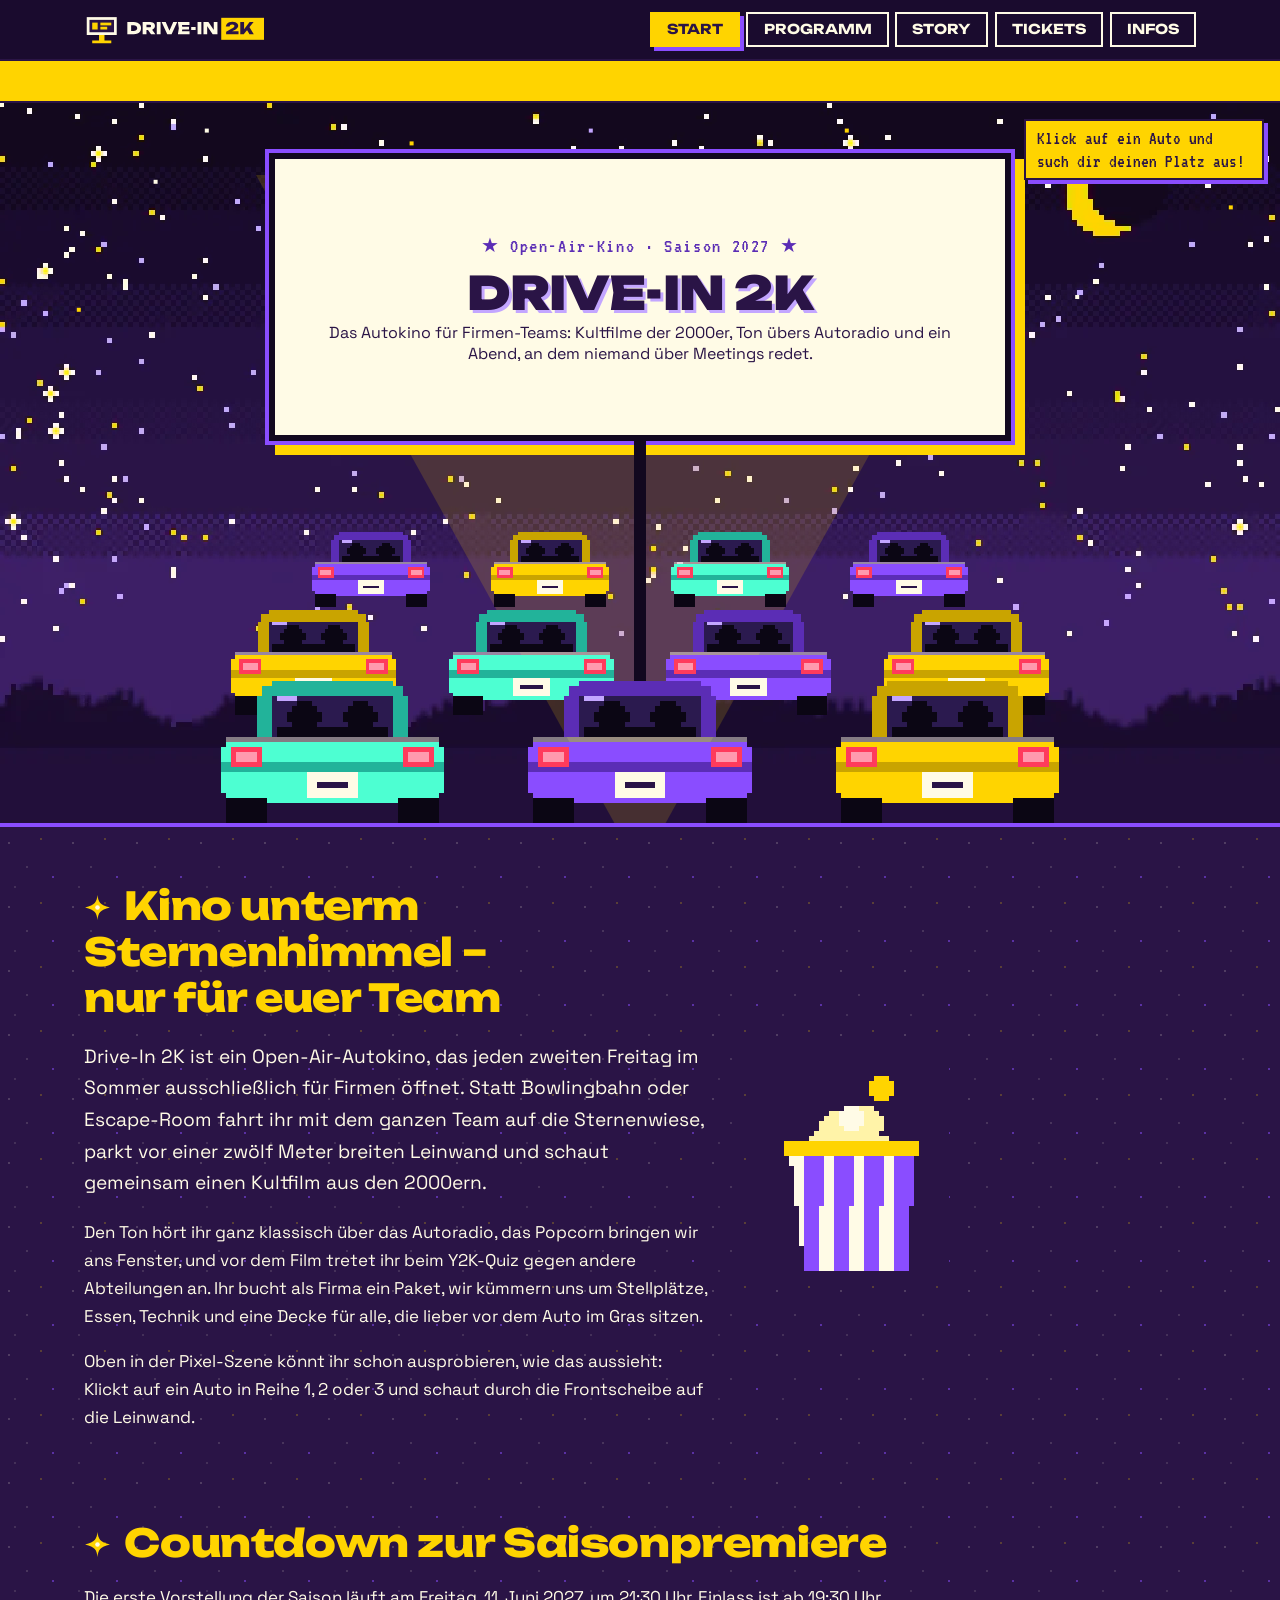
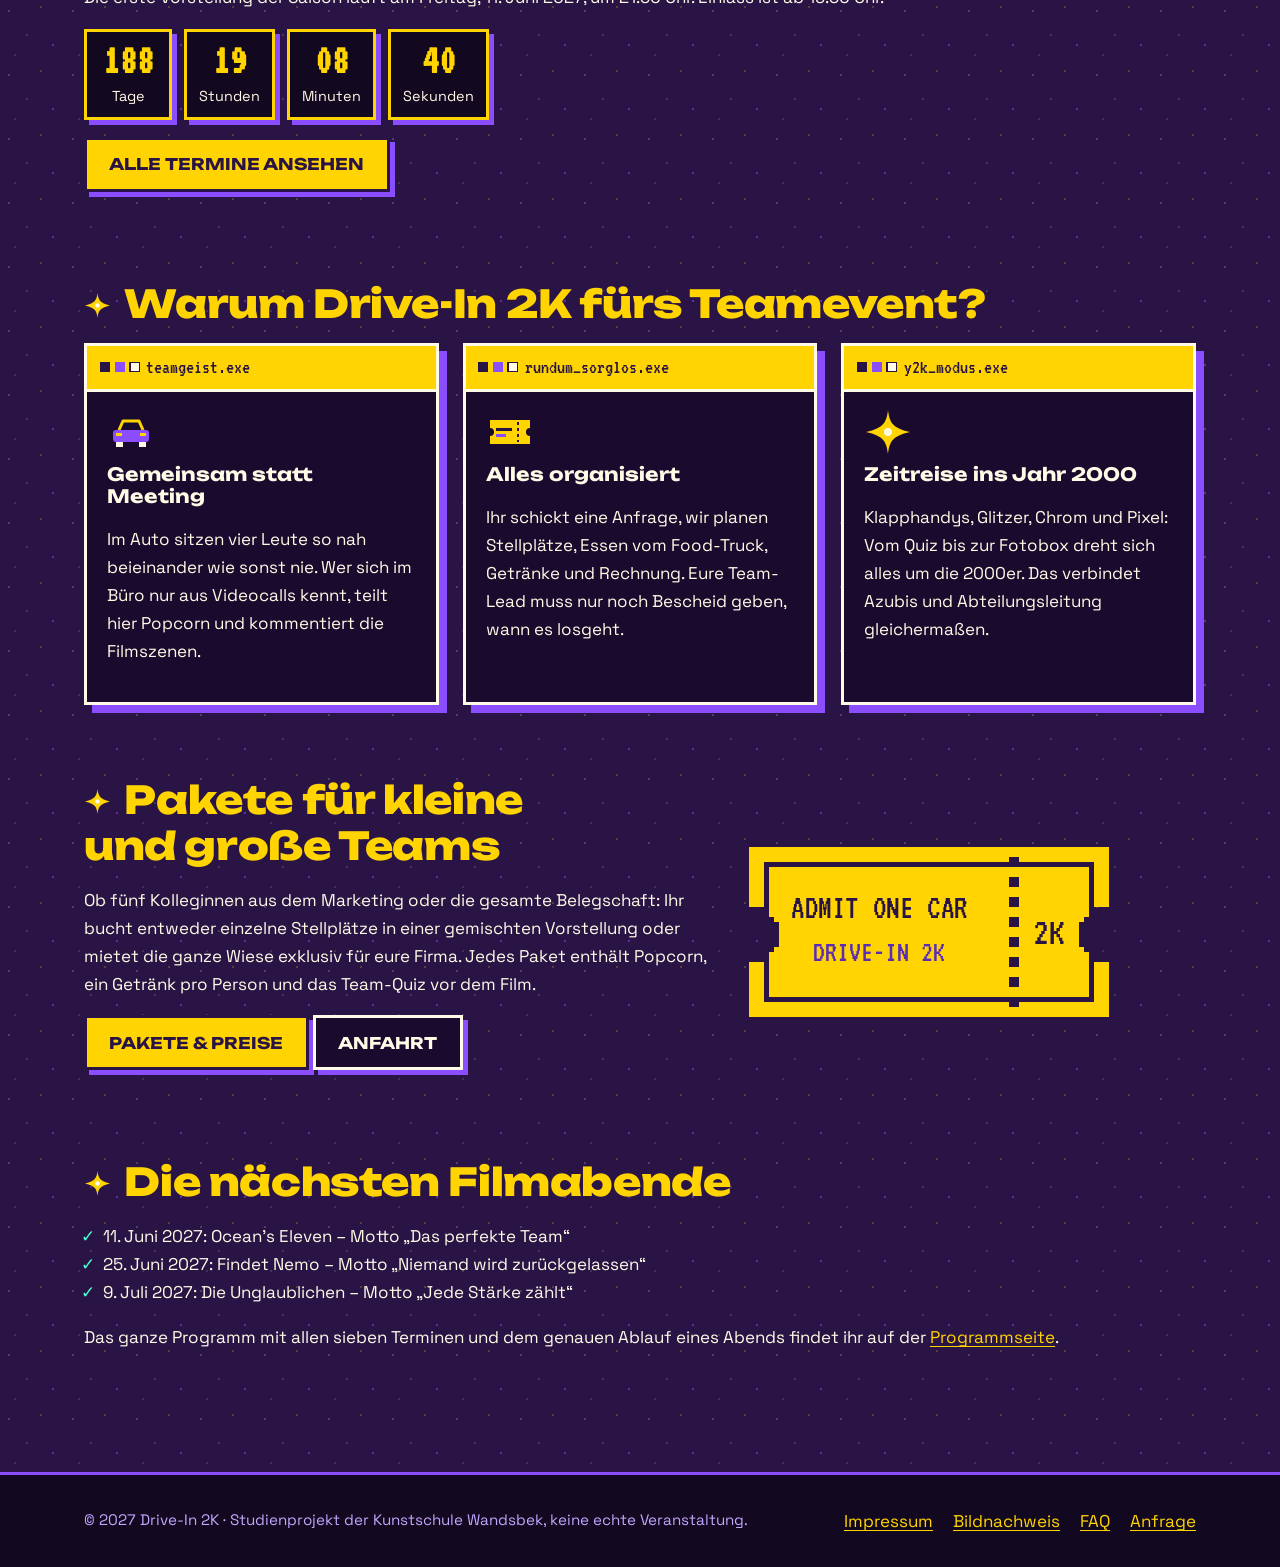
<file: index.html>
<!DOCTYPE html>
<html lang="de" class="no-js">
<head>
  <meta charset="utf-8">
  <meta name="viewport" content="width=device-width, initial-scale=1">
  <title>Drive-In 2K – Open-Air-Kino für Teams in Hamburg</title>
  <meta name="description" content="Autokino unterm Sternenhimmel für Firmen-Teams: Kultfilme der 2000er, Ton übers Autoradio, Team-Quiz und Popcorn. Saison 2027 in Hamburg-Wandsbek.">
  <meta name="theme-color" content="#2A1446">
  <link rel="icon" href="favicon.svg" type="image/svg+xml">
  <link rel="apple-touch-icon" href="apple-touch-icon.png">
  <link rel="stylesheet" href="css/style.css">
  <meta property="og:type" content="website">
  <meta property="og:title" content="Drive-In 2K – Open-Air-Kino für Teams">
  <meta property="og:description" content="Autokino unterm Sternenhimmel für Firmen: Kultfilme der 2000er, Team-Quiz und Popcorn. Saison 2027 in Hamburg-Wandsbek.">
  <meta property="og:image" content="og-drive-in.jpg">
  <meta property="og:image:width" content="1200">
  <meta property="og:image:height" content="630">
  <meta property="og:locale" content="de_DE">
  <script type="application/ld+json">
  {
    "@context": "https://schema.org",
    "@type": "Event",
    "name": "Drive-In 2K – Open-Air-Kino für Teams (Saisonpremiere)",
    "description": "Autokino-Abend für Firmen-Teams mit Kultfilmen der 2000er, Team-Quiz und Popcorn.",
    "startDate": "2027-06-11T21:30:00+02:00",
    "endDate": "2027-06-11T23:45:00+02:00",
    "eventStatus": "https://schema.org/EventScheduled",
    "eventAttendanceMode": "https://schema.org/OfflineEventAttendanceMode",
    "image": "og-drive-in.jpg",
    "location": {
      "@type": "Place",
      "name": "Sternenwiese Wandsbek (fiktiver Ort)",
      "address": {
        "@type": "PostalAddress",
        "streetAddress": "Sternenwiese 2000",
        "postalCode": "22041",
        "addressLocality": "Hamburg",
        "addressCountry": "DE"
      }
    },
    "organizer": { "@type": "Organization", "name": "Drive-In 2K (Studienprojekt)" }
  }
  </script>
</head>
<body>
  <a class="skip" href="#inhalt">Zum Inhalt springen</a>
  <header class="kopf">
    <div class="kopf-innen">
      <a class="logo" href="index.html"><img src="logo.svg" alt="Drive-In 2K – zur Startseite" width="264" height="48"></a>
      <nav class="hauptnav" aria-label="Hauptnavigation">
        <ul>
        <li><a href="index.html" aria-current="page">Start</a></li>
        <li><a href="programm.html">Programm</a></li>
        <li><a href="story.html">Story</a></li>
        <li><a href="tickets.html">Tickets</a></li>
        <li><a href="infos.html">Infos</a></li>
        </ul>
      </nav>
    </div>
    <div class="ticker" aria-hidden="true"><p>+++ SAISON 2027: 7 FILMABENDE UNTERM STERNENHIMMEL +++ EXKLUSIV FÜR TEAMS & FIRMEN +++ TON ÜBERS AUTORADIO AUF 87,6 MHZ +++ POPCORN INKLUSIVE +++ BACK TO 2000 +++</p></div>
    <div class="szene">
      <img class="szene-himmel" src="sternenhimmel.webp" alt="" width="960" height="540">
      <span class="sternschnuppe"></span>
      <div class="strahl"></div>
      <div class="leinwand">
        <p class="vorspann">★ Open-Air-Kino · Saison 2027 ★</p>
        <h1>Drive-In 2K</h1>
        <p class="untertitel">Das Autokino für Firmen-Teams: Kultfilme der 2000er, Ton übers Autoradio und ein Abend, an dem niemand über Meetings redet.</p>
      </div>
      <ul class="reihe reihe-1" aria-label="Reihe 1">
        <li><a class="auto" href="tickets.html?platz=Reihe+1%2C+Platz+1#anfrage" data-reihe="1" data-platz="1" data-anzahl="4" data-label="R1 · P1"><img src="auto-lila.png" alt="Reihe 1, Platz 1: lilaes Auto – Sicht von diesem Platz ansehen" width="240" height="150"></a></li>
        <li><a class="auto" href="tickets.html?platz=Reihe+1%2C+Platz+2#anfrage" data-reihe="1" data-platz="2" data-anzahl="4" data-label="R1 · P2"><img src="auto-gelb.png" alt="Reihe 1, Platz 2: gelbes Auto – Sicht von diesem Platz ansehen" width="240" height="150"></a></li>
        <li><a class="auto" href="tickets.html?platz=Reihe+1%2C+Platz+3#anfrage" data-reihe="1" data-platz="3" data-anzahl="4" data-label="R1 · P3"><img src="auto-mint.png" alt="Reihe 1, Platz 3: mintgrünes Auto – Sicht von diesem Platz ansehen" width="240" height="150"></a></li>
        <li><a class="auto" href="tickets.html?platz=Reihe+1%2C+Platz+4#anfrage" data-reihe="1" data-platz="4" data-anzahl="4" data-label="R1 · P4"><img src="auto-lila.png" alt="Reihe 1, Platz 4: lilaes Auto – Sicht von diesem Platz ansehen" width="240" height="150"></a></li>
      </ul>
      <ul class="reihe reihe-2" aria-label="Reihe 2">
        <li><a class="auto" href="tickets.html?platz=Reihe+2%2C+Platz+1#anfrage" data-reihe="2" data-platz="1" data-anzahl="4" data-label="R2 · P1"><img src="auto-gelb.png" alt="Reihe 2, Platz 1: gelbes Auto – Sicht von diesem Platz ansehen" width="240" height="150"></a></li>
        <li><a class="auto" href="tickets.html?platz=Reihe+2%2C+Platz+2#anfrage" data-reihe="2" data-platz="2" data-anzahl="4" data-label="R2 · P2"><img src="auto-mint.png" alt="Reihe 2, Platz 2: mintgrünes Auto – Sicht von diesem Platz ansehen" width="240" height="150"></a></li>
        <li><a class="auto" href="tickets.html?platz=Reihe+2%2C+Platz+3#anfrage" data-reihe="2" data-platz="3" data-anzahl="4" data-label="R2 · P3"><img src="auto-lila.png" alt="Reihe 2, Platz 3: lilaes Auto – Sicht von diesem Platz ansehen" width="240" height="150"></a></li>
        <li><a class="auto" href="tickets.html?platz=Reihe+2%2C+Platz+4#anfrage" data-reihe="2" data-platz="4" data-anzahl="4" data-label="R2 · P4"><img src="auto-gelb.png" alt="Reihe 2, Platz 4: gelbes Auto – Sicht von diesem Platz ansehen" width="240" height="150"></a></li>
      </ul>
      <ul class="reihe reihe-3" aria-label="Reihe 3">
        <li><a class="auto" href="tickets.html?platz=Reihe+3%2C+Platz+1#anfrage" data-reihe="3" data-platz="1" data-anzahl="3" data-label="R3 · P1"><img src="auto-mint.png" alt="Reihe 3, Platz 1: mintgrünes Auto – Sicht von diesem Platz ansehen" width="240" height="150"></a></li>
        <li><a class="auto" href="tickets.html?platz=Reihe+3%2C+Platz+2#anfrage" data-reihe="3" data-platz="2" data-anzahl="3" data-label="R3 · P2"><img src="auto-lila.png" alt="Reihe 3, Platz 2: lilaes Auto – Sicht von diesem Platz ansehen" width="240" height="150"></a></li>
        <li><a class="auto" href="tickets.html?platz=Reihe+3%2C+Platz+3#anfrage" data-reihe="3" data-platz="3" data-anzahl="3" data-label="R3 · P3"><img src="auto-gelb.png" alt="Reihe 3, Platz 3: gelbes Auto – Sicht von diesem Platz ansehen" width="240" height="150"></a></li>
      </ul>
      <p class="szene-hinweis">Klick auf ein Auto und such dir deinen Platz aus!</p>
    </div>
  </header>
  <main id="inhalt">
    <section class="bereich zweispaltig" aria-labelledby="h-idee">
      <div>
        <h2 id="h-idee">Kino unterm Sternenhimmel – nur für euer Team</h2>
        <p class="lead">Drive-In 2K ist ein Open-Air-Autokino, das jeden zweiten Freitag im Sommer ausschließlich für Firmen öffnet. Statt Bowlingbahn oder Escape-Room fahrt ihr mit dem ganzen Team auf die Sternenwiese, parkt vor einer zwölf Meter breiten Leinwand und schaut gemeinsam einen Kultfilm aus den 2000ern.</p>
        <p>Den Ton hört ihr ganz klassisch über das Autoradio, das Popcorn bringen wir ans Fenster, und vor dem Film tretet ihr beim Y2K-Quiz gegen andere Abteilungen an. Ihr bucht als Firma ein Paket, wir kümmern uns um Stellplätze, Essen, Technik und eine Decke für alle, die lieber vor dem Auto im Gras sitzen.</p>
        <p>Oben in der Pixel-Szene könnt ihr schon ausprobieren, wie das aussieht: Klickt auf ein Auto in Reihe 1, 2 oder 3 und schaut durch die Frontscheibe auf die Leinwand.</p>
      </div>
      <img class="schwebend" src="popcorn.gif" alt="Animierter Pixel-Popcorneimer, aus dem Popcorn herausspringt" width="200" height="220" loading="lazy">
    </section>

    <section class="bereich" aria-labelledby="h-countdown">
      <h2 id="h-countdown">Countdown zur Saisonpremiere</h2>
      <p>Die erste Vorstellung der Saison läuft am <time datetime="2027-06-11T21:30">Freitag, 11. Juni 2027, um 21:30 Uhr</time>. Einlass ist ab <time datetime="2027-06-11T19:30">19:30 Uhr</time>.</p>
      <ul class="countdown" data-countdown="2027-06-11T21:30:00+02:00" aria-label="Zeit bis zur Saisonpremiere">
        <li><strong data-teil="tage">–</strong><span>Tage</span></li>
        <li><strong data-teil="stunden">–</strong><span>Stunden</span></li>
        <li><strong data-teil="minuten">–</strong><span>Minuten</span></li>
        <li><strong data-teil="sekunden">–</strong><span>Sekunden</span></li>
      </ul>
      <p><a class="button" href="programm.html">Alle Termine ansehen</a></p>
    </section>

    <section class="bereich" aria-labelledby="h-warum">
      <h2 id="h-warum">Warum Drive-In 2K fürs Teamevent?</h2>
      <div class="raster">
        <article class="fenster">
          <div class="fenster-titel">teamgeist.exe</div>
          <div class="fenster-inhalt">
            <img class="deko-icon" src="icon-auto.svg" alt="" width="48" height="48" loading="lazy">
            <h3>Gemeinsam statt Meeting</h3>
            <p>Im Auto sitzen vier Leute so nah beieinander wie sonst nie. Wer sich im Büro nur aus Videocalls kennt, teilt hier Popcorn und kommentiert die Filmszenen.</p>
          </div>
        </article>
        <article class="fenster">
          <div class="fenster-titel">rundum_sorglos.exe</div>
          <div class="fenster-inhalt">
            <img class="deko-icon" src="icon-ticket.svg" alt="" width="48" height="48" loading="lazy">
            <h3>Alles organisiert</h3>
            <p>Ihr schickt eine Anfrage, wir planen Stellplätze, Essen vom Food-Truck, Getränke und Rechnung. Eure Team-Lead muss nur noch Bescheid geben, wann es losgeht.</p>
          </div>
        </article>
        <article class="fenster">
          <div class="fenster-titel">y2k_modus.exe</div>
          <div class="fenster-inhalt">
            <img class="deko-icon" src="icon-stern.svg" alt="" width="48" height="48" loading="lazy">
            <h3>Zeitreise ins Jahr 2000</h3>
            <p>Klapphandys, Glitzer, Chrom und Pixel: Vom Quiz bis zur Fotobox dreht sich alles um die 2000er. Das verbindet Azubis und Abteilungsleitung gleichermaßen.</p>
          </div>
        </article>
      </div>
    </section>

    <section class="bereich zweispaltig" aria-labelledby="h-pakete">
      <div>
        <h2 id="h-pakete">Pakete für kleine und große Teams</h2>
        <p>Ob fünf Kolleginnen aus dem Marketing oder die gesamte Belegschaft: Ihr bucht entweder einzelne Stellplätze in einer gemischten Vorstellung oder mietet die ganze Wiese exklusiv für eure Firma. Jedes Paket enthält Popcorn, ein Getränk pro Person und das Team-Quiz vor dem Film.</p>
        <p><a class="button" href="tickets.html">Pakete &amp; Preise</a> <a class="button button-zweit" href="infos.html#anfahrt">Anfahrt</a></p>
      </div>
      <img src="ticket.png" alt="Gelbes Pixel-Kinoticket mit der Aufschrift Admit one car" width="360" height="170" loading="lazy">
    </section>

    <section class="bereich" aria-labelledby="h-naechste">
      <h2 id="h-naechste">Die nächsten Filmabende</h2>
      <ul class="haken">
        <li><time datetime="2027-06-11">11. Juni 2027</time>: Ocean’s Eleven – Motto „Das perfekte Team“</li>
        <li><time datetime="2027-06-25">25. Juni 2027</time>: Findet Nemo – Motto „Niemand wird zurückgelassen“</li>
        <li><time datetime="2027-07-09">9. Juli 2027</time>: Die Unglaublichen – Motto „Jede Stärke zählt“</li>
      </ul>
      <p>Das ganze Programm mit allen sieben Terminen und dem genauen Ablauf eines Abends findet ihr auf der <a href="programm.html">Programmseite</a>.</p>
    </section>
  </main>
  <dialog class="sicht-dialog" id="sicht-dialog" aria-labelledby="sicht-titel">
    <div class="fensterleiste">
      <h2 id="sicht-titel">Dein Platz</h2>
      <button class="button button-zweit" type="button" data-schliessen>Schließen</button>
    </div>
    <div class="sicht" data-reihe="2">
      <img class="sicht-himmel" src="sternenhimmel.webp" alt="" width="960" height="540" loading="lazy">
      <div class="sicht-leinwand">
        <div>
          <p>DRIVE-IN 2K</p>
          <p class="film-ab">▶ FILM AB!</p>
        </div>
      </div>
      <div class="sicht-vorne">
        <img src="auto-gelb.png" alt="" width="240" height="150" loading="lazy">
        <img src="auto-mint.png" alt="" width="240" height="150" loading="lazy">
      </div>
      <img class="sicht-cockpit" src="cockpit.png" alt="Blick durch die Frontscheibe: Lenkrad, Radio auf 87,6 MHz, Duftbaum am Rückspiegel und Popcorn auf dem Armaturenbrett" width="1280" height="720" loading="lazy">
    </div>
    <div class="sicht-text">
      <p data-sicht-text>So sieht die Leinwand von diesem Platz aus.</p>
      <div class="sicht-aktionen">
        <a class="button" href="tickets.html#anfrage" data-sicht-buchen>Diesen Platz anfragen</a>
        <button class="button button-zweit" type="button" data-schliessen>Anderes Auto wählen</button>
      </div>
    </div>
  </dialog>
  <footer class="fuss">
    <div class="fuss-innen">
      <p>© 2027 Drive-In 2K · Studienprojekt der Kunstschule Wandsbek, keine echte Veranstaltung.</p>
      <ul>
        <li><a href="infos.html#impressum">Impressum</a></li>
        <li><a href="infos.html#bildnachweis">Bildnachweis</a></li>
        <li><a href="infos.html#faq">FAQ</a></li>
        <li><a href="tickets.html#anfrage">Anfrage</a></li>
      </ul>
    </div>
  </footer>
  <script src="main.js" defer></script>
</body>
</html>
</file>
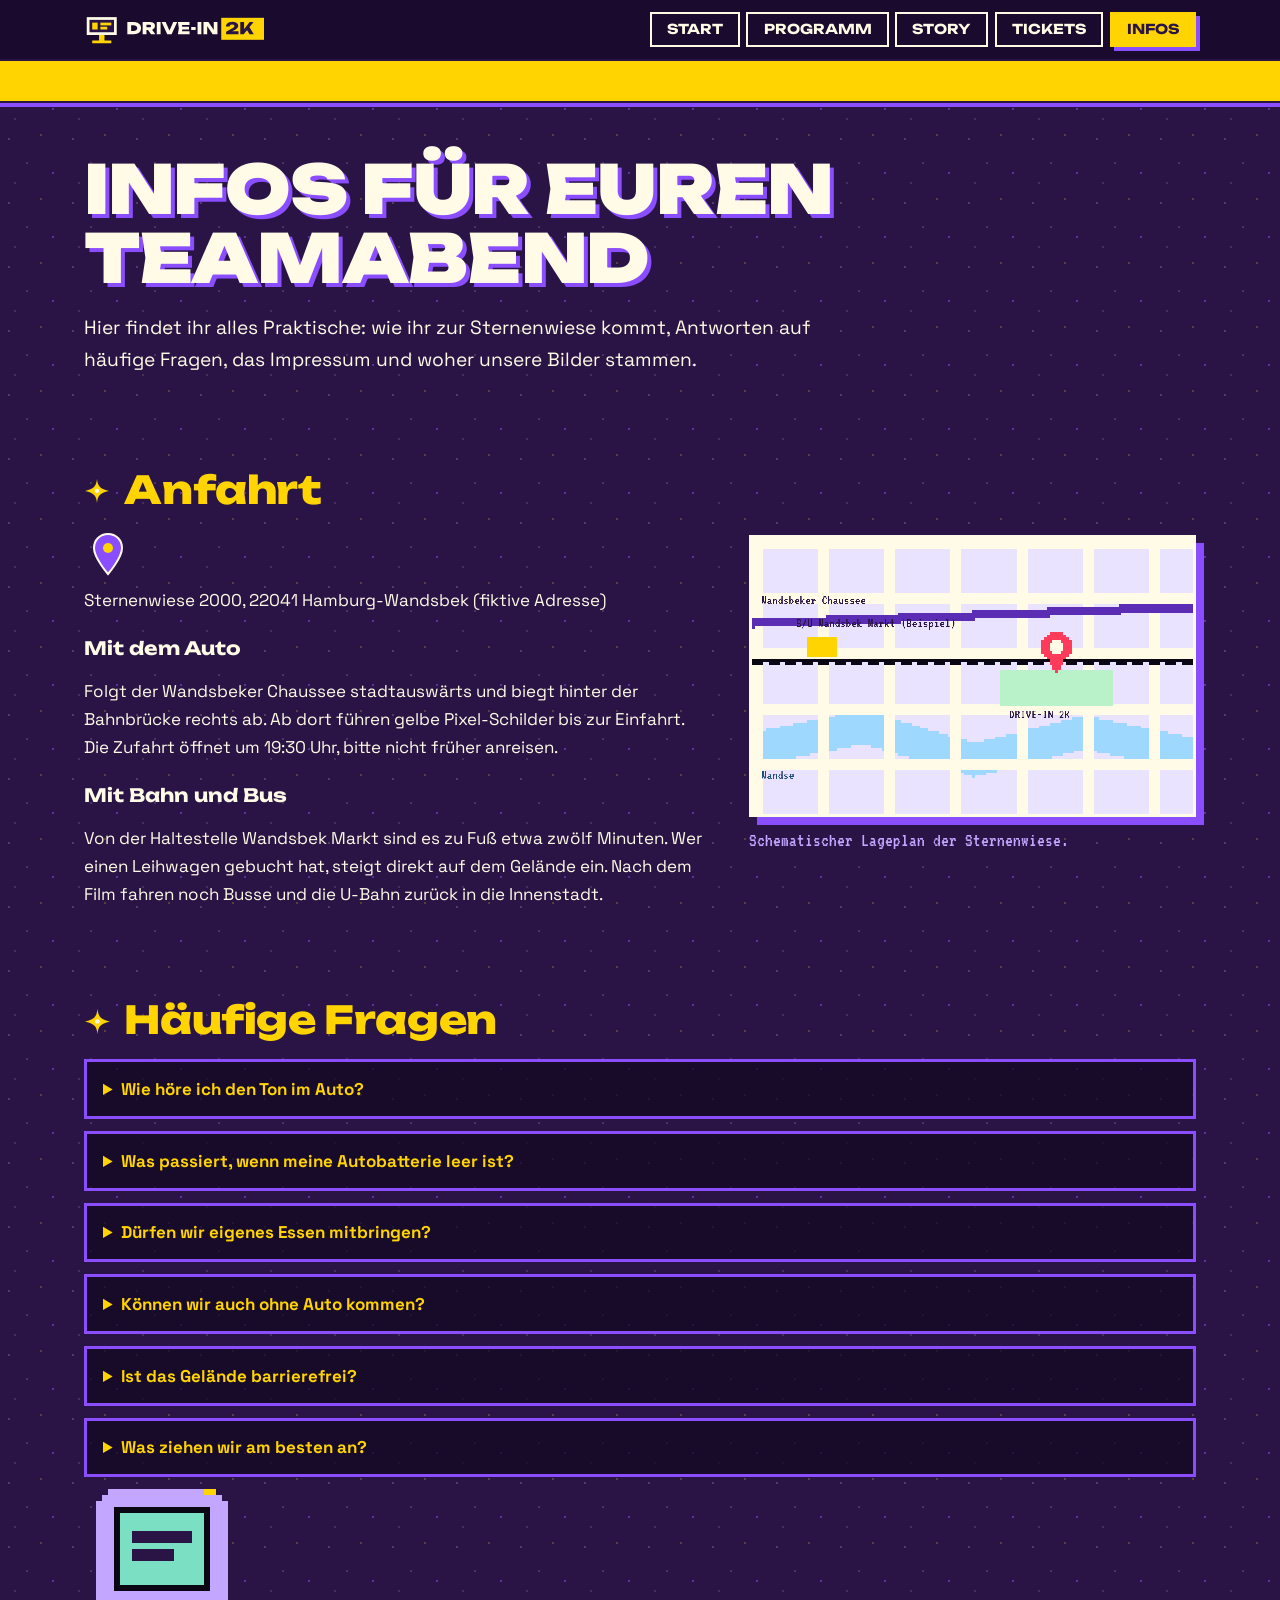
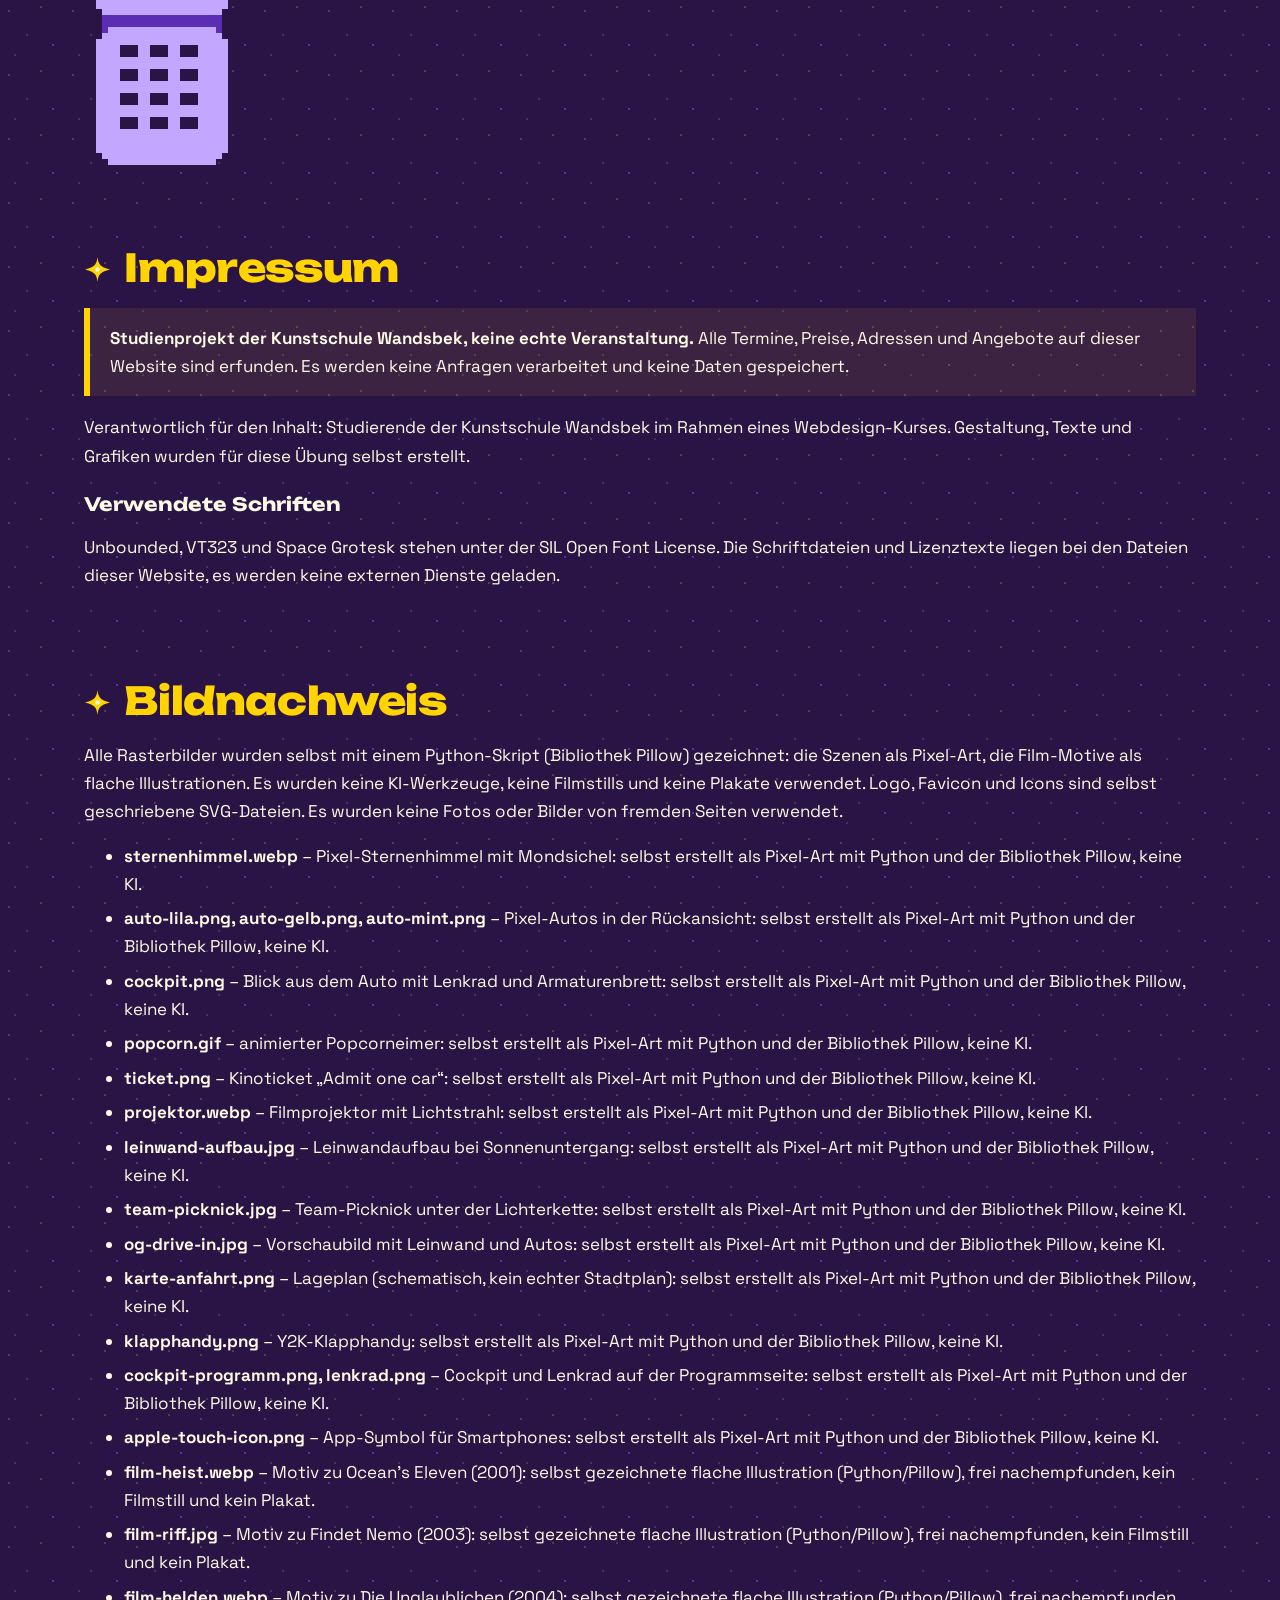
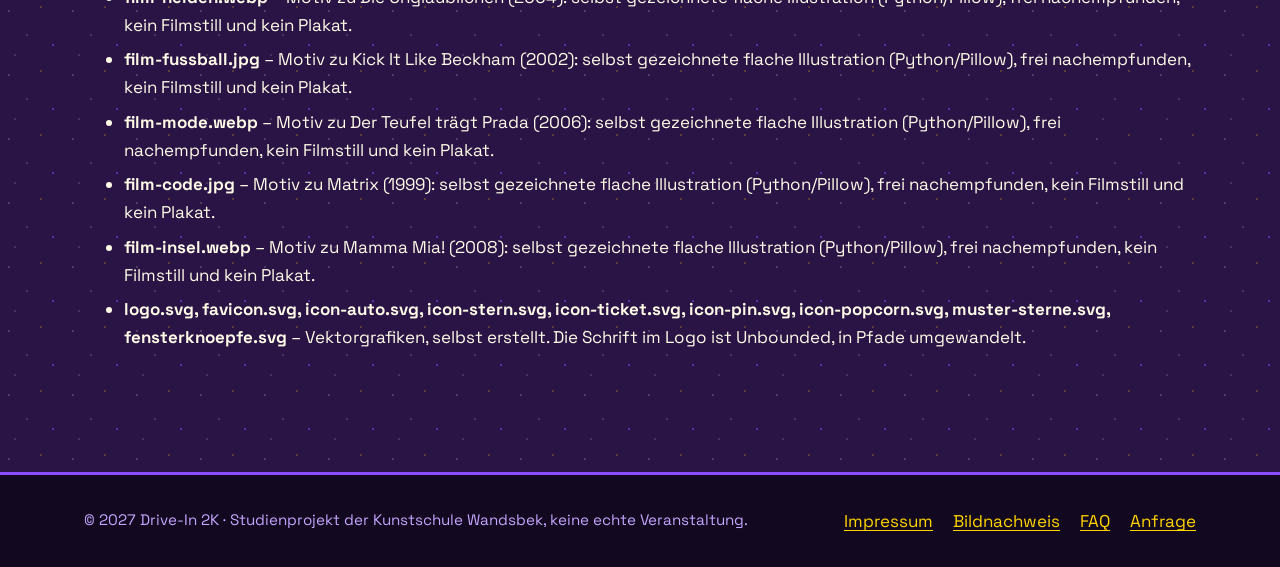
<file: infos.html>
<!DOCTYPE html>
<html lang="de" class="no-js">
<head>
  <meta charset="utf-8">
  <meta name="viewport" content="width=device-width, initial-scale=1">
  <title>Infos, Anfahrt & FAQ – Drive-In 2K Autokino</title>
  <meta name="description" content="Alles für euren Teamabend im Drive-In 2K: Anfahrt mit Auto und Bahn, häufige Fragen, Impressum und Bildnachweis des Studienprojekts.">
  <meta name="theme-color" content="#2A1446">
  <link rel="icon" href="favicon.svg" type="image/svg+xml">
  <link rel="apple-touch-icon" href="apple-touch-icon.png">
  <link rel="stylesheet" href="css/style.css">
</head>
<body>
  <a class="skip" href="#inhalt">Zum Inhalt springen</a>
  <header class="kopf">
    <div class="kopf-innen">
      <a class="logo" href="index.html"><img src="logo.svg" alt="Drive-In 2K – zur Startseite" width="264" height="48"></a>
      <nav class="hauptnav" aria-label="Hauptnavigation">
        <ul>
        <li><a href="index.html">Start</a></li>
        <li><a href="programm.html">Programm</a></li>
        <li><a href="story.html">Story</a></li>
        <li><a href="tickets.html">Tickets</a></li>
        <li><a href="infos.html" aria-current="page">Infos</a></li>
        </ul>
      </nav>
    </div>
    <div class="ticker" aria-hidden="true"><p>+++ SAISON 2027: 7 FILMABENDE UNTERM STERNENHIMMEL +++ EXKLUSIV FÜR TEAMS & FIRMEN +++ TON ÜBERS AUTORADIO AUF 87,6 MHZ +++ POPCORN INKLUSIVE +++ BACK TO 2000 +++</p></div>
  </header>
  <main id="inhalt">
    <div class="seitenkopf">
      <h1>Infos für euren Teamabend</h1>
      <p class="lead">Hier findet ihr alles Praktische: wie ihr zur Sternenwiese kommt, Antworten auf häufige Fragen, das Impressum und woher unsere Bilder stammen.</p>
    </div>

    <section class="bereich zweispaltig" id="anfahrt" aria-labelledby="h-anfahrt">
      <div>
        <h2 id="h-anfahrt">Anfahrt</h2>
        <p><img class="deko-icon" src="icon-pin.svg" alt="" width="48" height="48"><br>Sternenwiese 2000, 22041 Hamburg-Wandsbek (fiktive Adresse)</p>
        <h3>Mit dem Auto</h3>
        <p>Folgt der Wandsbeker Chaussee stadtauswärts und biegt hinter der Bahnbrücke rechts ab. Ab dort führen gelbe Pixel-Schilder bis zur Einfahrt. Die Zufahrt öffnet um 19:30 Uhr, bitte nicht früher anreisen.</p>
        <h3>Mit Bahn und Bus</h3>
        <p>Von der Haltestelle Wandsbek Markt sind es zu Fuß etwa zwölf Minuten. Wer einen Leihwagen gebucht hat, steigt direkt auf dem Gelände ein. Nach dem Film fahren noch Busse und die U-Bahn zurück in die Innenstadt.</p>
      </div>
      <figure>
        <img src="karte-anfahrt.png" alt="Schematischer Lageplan: Wandsbeker Chaussee oben, darunter die Bahnlinie, rechts davon die markierte Sternenwiese, unten der Fluss Wandse" width="960" height="600" loading="lazy">
        <figcaption>Schematischer Lageplan der Sternenwiese.</figcaption>
      </figure>
    </section>

    <section class="bereich" id="faq" aria-labelledby="h-faq">
      <h2 id="h-faq">Häufige Fragen</h2>
      <details>
        <summary>Wie höre ich den Ton im Auto?</summary>
        <p>Stellt euer Autoradio auf UKW 87,6 MHz. Wer kein Radio hat, bekommt am Einlass ein kleines Leihradio. Bitte lasst den Motor dabei aus – die meisten Autos können das Radio auch mit Zündung auf Stufe eins betreiben.</p>
      </details>
      <details>
        <summary>Was passiert, wenn meine Autobatterie leer ist?</summary>
        <p>Kein Problem: Unser Team hat Starthilfekabel und eine mobile Powerbank für Autos dabei. Meldet euch einfach mit Warnblinker oder per Telefon an der Info-Hütte.</p>
      </details>
      <details>
        <summary>Dürfen wir eigenes Essen mitbringen?</summary>
        <p>Snacks für das eigene Auto sind erlaubt. Für größere Picknicks und Getränke bitten wir euch, die Food-Trucks zu nutzen – sie gehören zum Konzept und sind im Paket teilweise schon enthalten.</p>
      </details>
      <details>
        <summary>Können wir auch ohne Auto kommen?</summary>
        <p>Ja. Ihr könnt Leihwagen dazubuchen oder in Reihe 3 auf Decken und Klappstühlen neben den Autos sitzen. Dort gibt es auch Leihradios für den Ton.</p>
      </details>
      <details>
        <summary>Ist das Gelände barrierefrei?</summary>
        <p>Die Wiese ist eben und mit Platten ausgelegt. Es gibt einen rollstuhlgerechten Toilettenwagen und reservierte Plätze direkt am Weg. Sagt uns bei der Anfrage Bescheid, dann planen wir das mit ein.</p>
      </details>
      <details>
        <summary>Was ziehen wir am besten an?</summary>
        <p>Abends wird es auch im Sommer kühl. Bringt eine Jacke mit – und wer mag, kommt im Y2K-Outfit. Beim Abend „Der Teufel trägt Prada“ gibt es dafür sogar einen Preis.</p>
      </details>
      <img src="klapphandy.png" alt="Lila Pixel-Klapphandy mit türkisem Display" width="156" height="276" loading="lazy">
    </section>

    <section class="bereich" id="impressum" aria-labelledby="h-impressum">
      <h2 id="h-impressum">Impressum</h2>
      <p class="hinweisbox"><strong>Studienprojekt der Kunstschule Wandsbek, keine echte Veranstaltung.</strong> Alle Termine, Preise, Adressen und Angebote auf dieser Website sind erfunden. Es werden keine Anfragen verarbeitet und keine Daten gespeichert.</p>
      <p>Verantwortlich für den Inhalt: Studierende der Kunstschule Wandsbek im Rahmen eines Webdesign-Kurses. Gestaltung, Texte und Grafiken wurden für diese Übung selbst erstellt.</p>
      <h3>Verwendete Schriften</h3>
      <p>Unbounded, VT323 und Space Grotesk stehen unter der SIL Open Font License. Die Schriftdateien und Lizenztexte liegen bei den Dateien dieser Website, es werden keine externen Dienste geladen.</p>
    </section>

    <section class="bereich" id="bildnachweis" aria-labelledby="h-bildnachweis">
      <h2 id="h-bildnachweis">Bildnachweis</h2>
      <p>Alle Rasterbilder wurden selbst mit einem Python-Skript (Bibliothek Pillow) gezeichnet: die Szenen als Pixel-Art, die Film-Motive als flache Illustrationen. Es wurden keine KI-Werkzeuge, keine Filmstills und keine Plakate verwendet. Logo, Favicon und Icons sind selbst geschriebene SVG-Dateien. Es wurden keine Fotos oder Bilder von fremden Seiten verwendet.</p>
      <ul class="bildnachweis">
        <li><strong>sternenhimmel.webp</strong> – Pixel-Sternenhimmel mit Mondsichel: selbst erstellt als Pixel-Art mit Python und der Bibliothek Pillow, keine KI.</li>
        <li><strong>auto-lila.png, auto-gelb.png, auto-mint.png</strong> – Pixel-Autos in der Rückansicht: selbst erstellt als Pixel-Art mit Python und der Bibliothek Pillow, keine KI.</li>
        <li><strong>cockpit.png</strong> – Blick aus dem Auto mit Lenkrad und Armaturenbrett: selbst erstellt als Pixel-Art mit Python und der Bibliothek Pillow, keine KI.</li>
        <li><strong>popcorn.gif</strong> – animierter Popcorneimer: selbst erstellt als Pixel-Art mit Python und der Bibliothek Pillow, keine KI.</li>
        <li><strong>ticket.png</strong> – Kinoticket „Admit one car“: selbst erstellt als Pixel-Art mit Python und der Bibliothek Pillow, keine KI.</li>
        <li><strong>projektor.webp</strong> – Filmprojektor mit Lichtstrahl: selbst erstellt als Pixel-Art mit Python und der Bibliothek Pillow, keine KI.</li>
        <li><strong>leinwand-aufbau.jpg</strong> – Leinwandaufbau bei Sonnenuntergang: selbst erstellt als Pixel-Art mit Python und der Bibliothek Pillow, keine KI.</li>
        <li><strong>team-picknick.jpg</strong> – Team-Picknick unter der Lichterkette: selbst erstellt als Pixel-Art mit Python und der Bibliothek Pillow, keine KI.</li>
        <li><strong>og-drive-in.jpg</strong> – Vorschaubild mit Leinwand und Autos: selbst erstellt als Pixel-Art mit Python und der Bibliothek Pillow, keine KI.</li>
        <li><strong>karte-anfahrt.png</strong> – Lageplan (schematisch, kein echter Stadtplan): selbst erstellt als Pixel-Art mit Python und der Bibliothek Pillow, keine KI.</li>
        <li><strong>klapphandy.png</strong> – Y2K-Klapphandy: selbst erstellt als Pixel-Art mit Python und der Bibliothek Pillow, keine KI.</li>
        <li><strong>cockpit-programm.png, lenkrad.png</strong> – Cockpit und Lenkrad auf der Programmseite: selbst erstellt als Pixel-Art mit Python und der Bibliothek Pillow, keine KI.</li>
        <li><strong>apple-touch-icon.png</strong> – App-Symbol für Smartphones: selbst erstellt als Pixel-Art mit Python und der Bibliothek Pillow, keine KI.</li>
        <li><strong>film-heist.webp</strong> – Motiv zu Ocean’s Eleven (2001): selbst gezeichnete flache Illustration (Python/Pillow), frei nachempfunden, kein Filmstill und kein Plakat.</li>
        <li><strong>film-riff.jpg</strong> – Motiv zu Findet Nemo (2003): selbst gezeichnete flache Illustration (Python/Pillow), frei nachempfunden, kein Filmstill und kein Plakat.</li>
        <li><strong>film-helden.webp</strong> – Motiv zu Die Unglaublichen (2004): selbst gezeichnete flache Illustration (Python/Pillow), frei nachempfunden, kein Filmstill und kein Plakat.</li>
        <li><strong>film-fussball.jpg</strong> – Motiv zu Kick It Like Beckham (2002): selbst gezeichnete flache Illustration (Python/Pillow), frei nachempfunden, kein Filmstill und kein Plakat.</li>
        <li><strong>film-mode.webp</strong> – Motiv zu Der Teufel trägt Prada (2006): selbst gezeichnete flache Illustration (Python/Pillow), frei nachempfunden, kein Filmstill und kein Plakat.</li>
        <li><strong>film-code.jpg</strong> – Motiv zu Matrix (1999): selbst gezeichnete flache Illustration (Python/Pillow), frei nachempfunden, kein Filmstill und kein Plakat.</li>
        <li><strong>film-insel.webp</strong> – Motiv zu Mamma Mia! (2008): selbst gezeichnete flache Illustration (Python/Pillow), frei nachempfunden, kein Filmstill und kein Plakat.</li>
        <li><strong>logo.svg, favicon.svg, icon-auto.svg, icon-stern.svg, icon-ticket.svg, icon-pin.svg, icon-popcorn.svg, muster-sterne.svg, fensterknoepfe.svg</strong> – Vektorgrafiken, selbst erstellt. Die Schrift im Logo ist Unbounded, in Pfade umgewandelt.</li>
      </ul>
    </section>
  </main>
  <footer class="fuss">
    <div class="fuss-innen">
      <p>© 2027 Drive-In 2K · Studienprojekt der Kunstschule Wandsbek, keine echte Veranstaltung.</p>
      <ul>
        <li><a href="infos.html#impressum">Impressum</a></li>
        <li><a href="infos.html#bildnachweis">Bildnachweis</a></li>
        <li><a href="infos.html#faq">FAQ</a></li>
        <li><a href="tickets.html#anfrage">Anfrage</a></li>
      </ul>
    </div>
  </footer>
  <script src="main.js" defer></script>
</body>
</html>
</file>
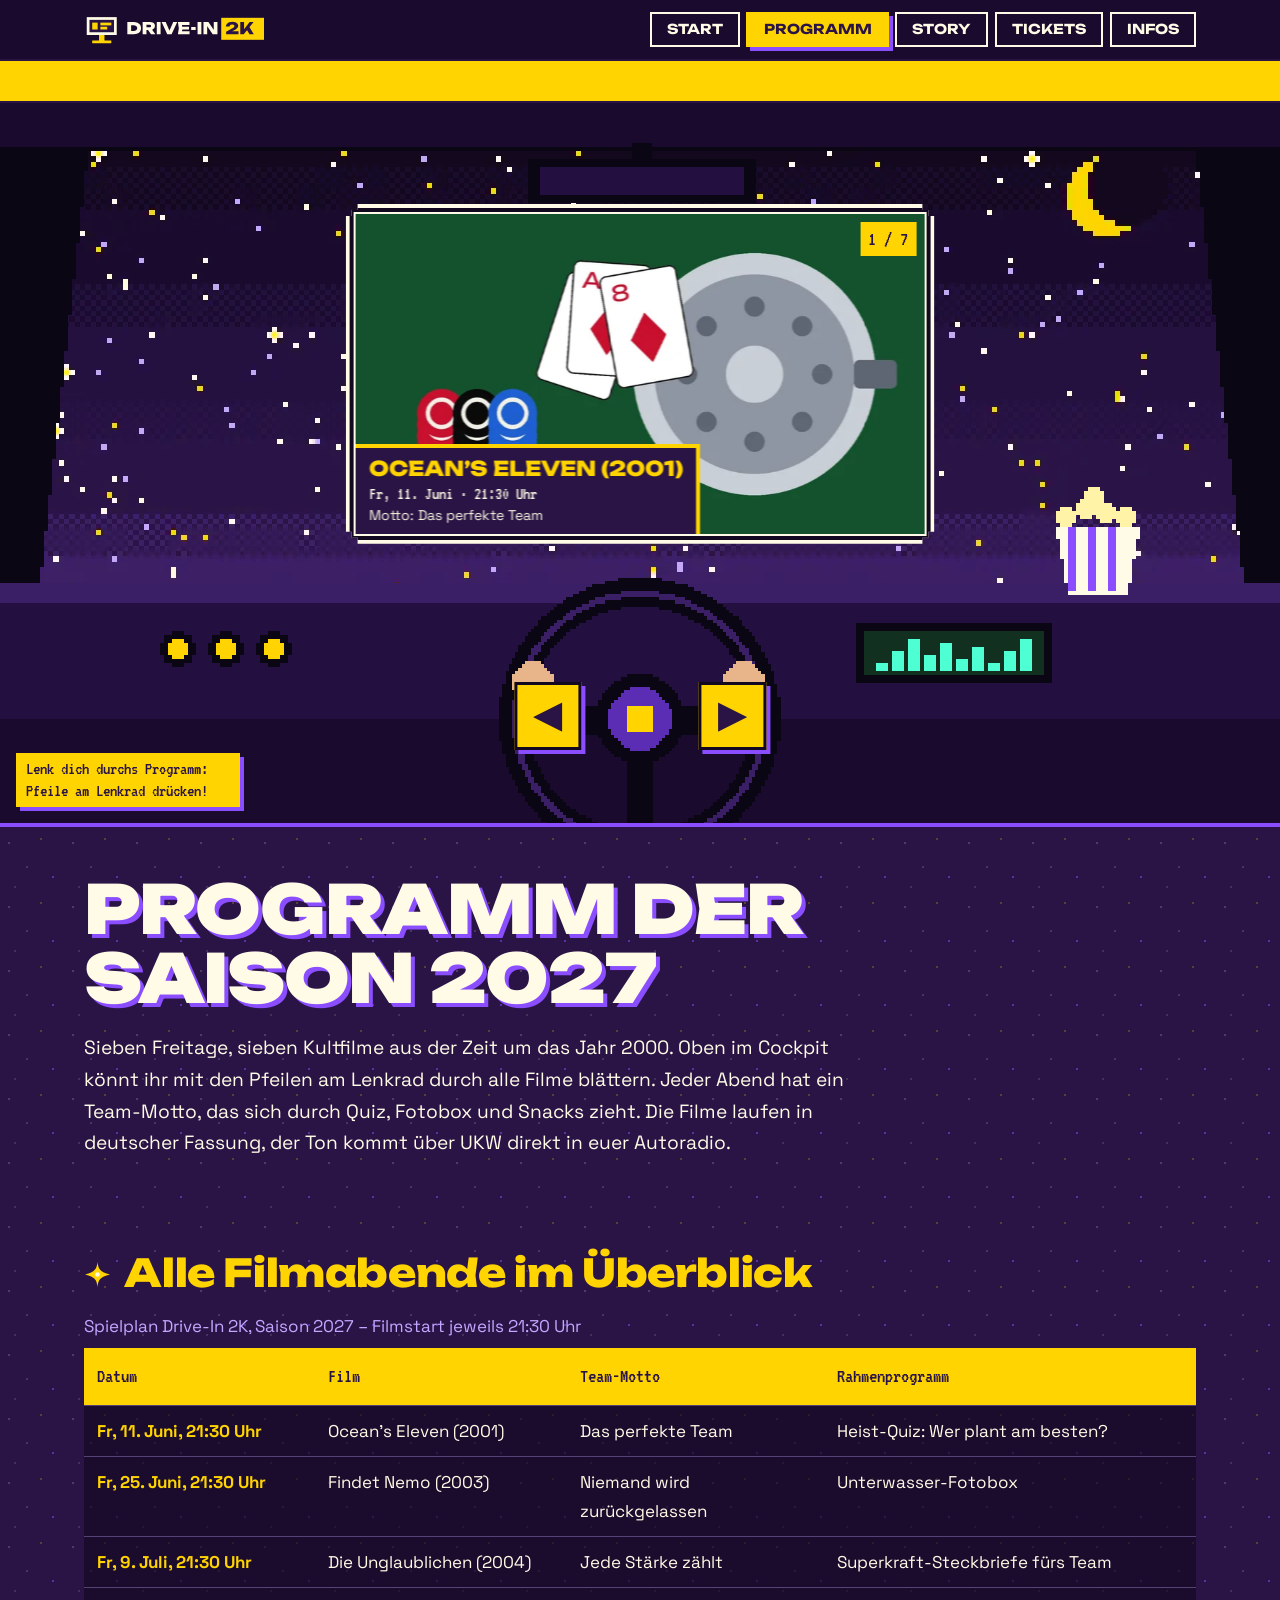
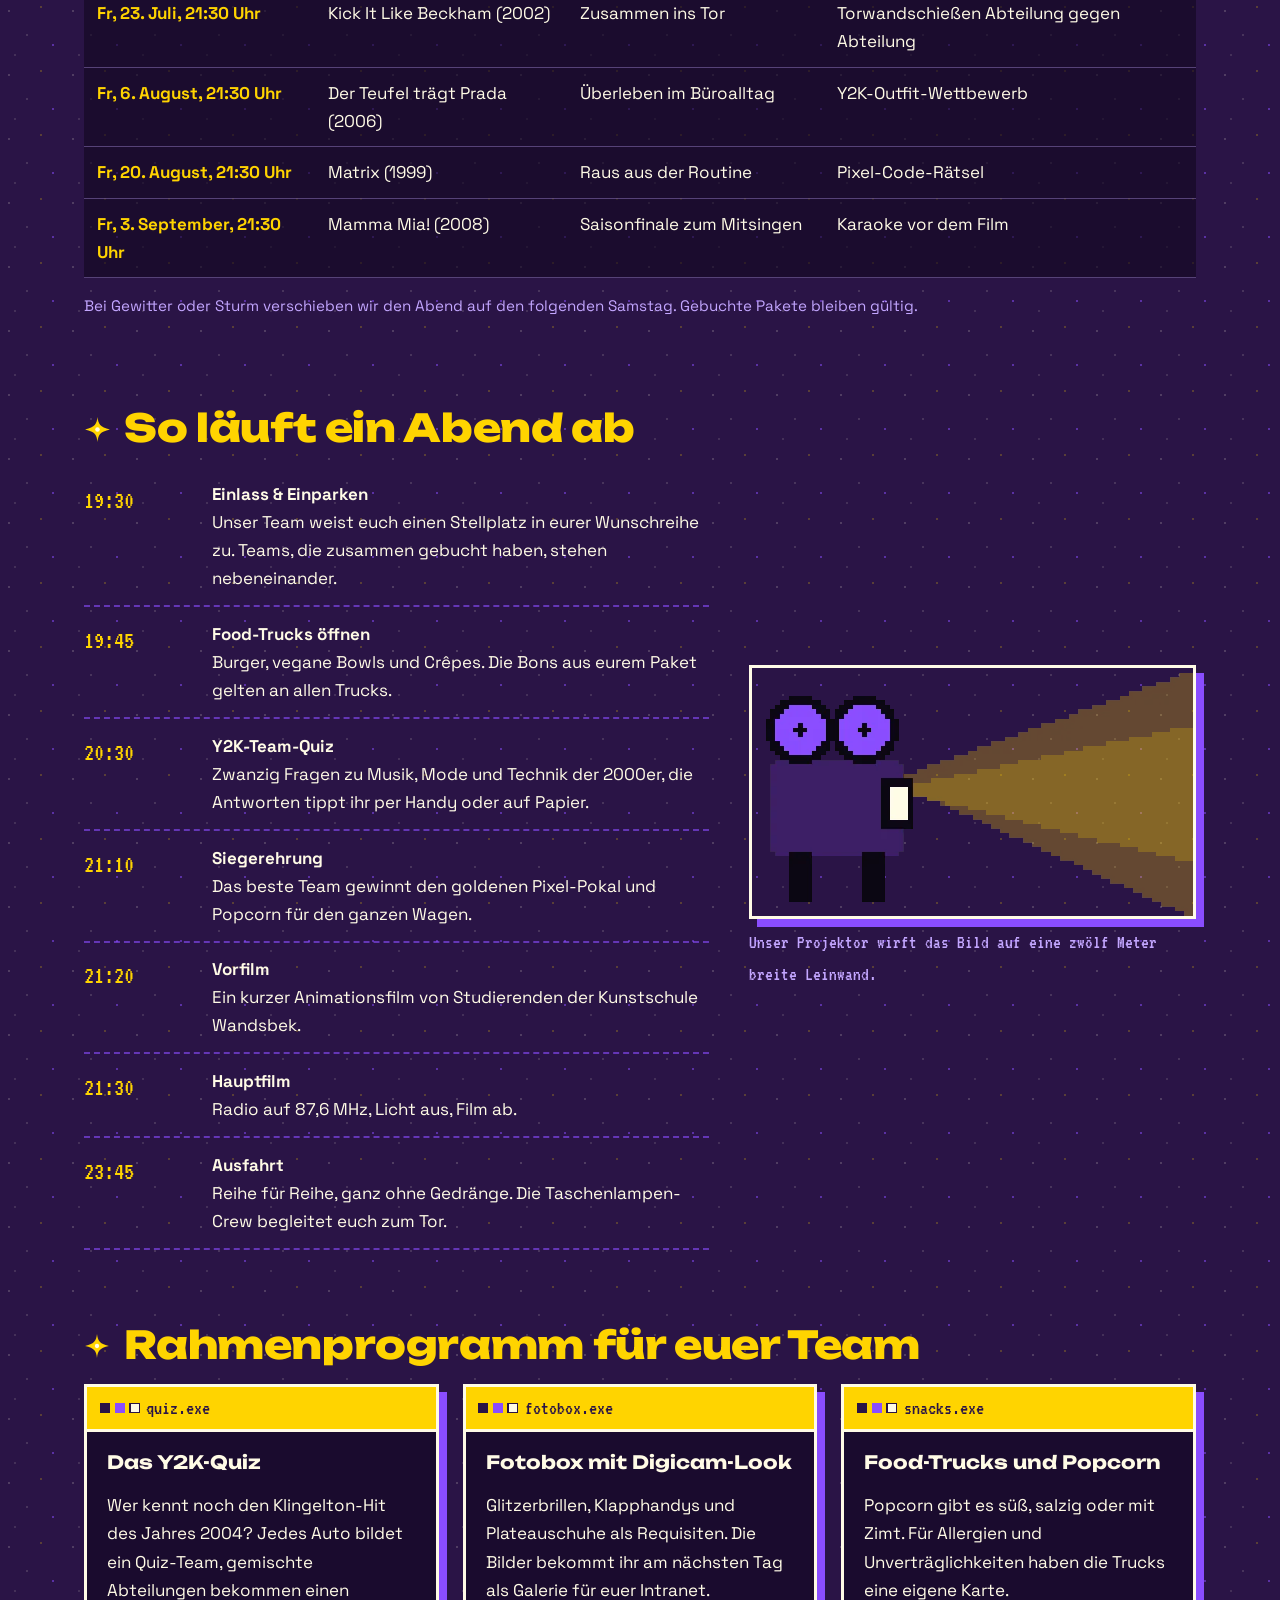
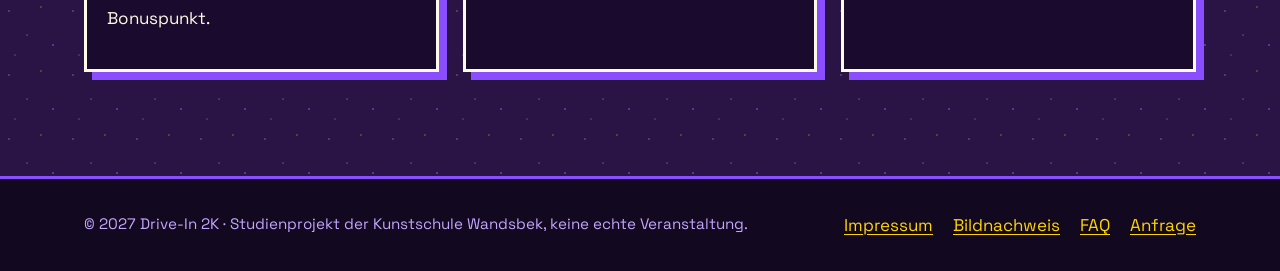
<file: programm.html>
<!DOCTYPE html>
<html lang="de" class="no-js">
<head>
  <meta charset="utf-8">
  <meta name="viewport" content="width=device-width, initial-scale=1">
  <title>Programm 2027 – Drive-In 2K Open-Air-Kino</title>
  <meta name="description" content="Alle sieben Filmabende der Saison 2027 im Drive-In 2K: Termine, Filme der 2000er, Team-Mottos und der genaue Ablauf eines Kinoabends.">
  <meta name="theme-color" content="#2A1446">
  <link rel="icon" href="favicon.svg" type="image/svg+xml">
  <link rel="apple-touch-icon" href="apple-touch-icon.png">
  <link rel="stylesheet" href="css/style.css">
</head>
<body>
  <a class="skip" href="#inhalt">Zum Inhalt springen</a>
  <header class="kopf">
    <div class="kopf-innen">
      <a class="logo" href="index.html"><img src="logo.svg" alt="Drive-In 2K – zur Startseite" width="264" height="48"></a>
      <nav class="hauptnav" aria-label="Hauptnavigation">
        <ul>
        <li><a href="index.html">Start</a></li>
        <li><a href="programm.html" aria-current="page">Programm</a></li>
        <li><a href="story.html">Story</a></li>
        <li><a href="tickets.html">Tickets</a></li>
        <li><a href="infos.html">Infos</a></li>
        </ul>
      </nav>
    </div>
    <div class="ticker" aria-hidden="true"><p>+++ SAISON 2027: 7 FILMABENDE UNTERM STERNENHIMMEL +++ EXKLUSIV FÜR TEAMS & FIRMEN +++ TON ÜBERS AUTORADIO AUF 87,6 MHZ +++ POPCORN INKLUSIVE +++ BACK TO 2000 +++</p></div>
    <div class="cockpit-szene">
      <img class="cockpit-himmel" src="sternenhimmel.webp" alt="" width="960" height="540">
      <div class="film-leinwand" role="region" aria-roledescription="Karussell" aria-label="Filme der Saison auf der Leinwand">
        <p class="filmzaehler" aria-live="polite"><span data-film-nr>1</span> / 7</p>
        <ul class="filmstreifen" id="filmstreifen" tabindex="0" aria-label="Filmabende 2027, seitlich wischbar">
        <li id="film-1">
          <figure>
            <img src="film-heist.webp" alt="Illustration zu Ocean’s Eleven (2001): Spielkarten, Casino-Chips und eine runde Tresortür auf grünem Spieltisch" width="800" height="450">
            <figcaption class="filminfo"><strong>Ocean’s Eleven (2001)</strong><time datetime="2027-06-11T21:30">Fr, 11. Juni · 21:30 Uhr</time><br>Motto: Das perfekte Team</figcaption>
          </figure>
        </li>
        <li id="film-2">
          <figure>
            <img src="film-riff.jpg" alt="Illustration zu Findet Nemo (2003): Korallenriff mit einem Schwarm gelber Fische und einem einzelnen weißen Fisch, der den Anschluss sucht" width="800" height="450" loading="lazy">
            <figcaption class="filminfo"><strong>Findet Nemo (2003)</strong><time datetime="2027-06-25T21:30">Fr, 25. Juni · 21:30 Uhr</time><br>Motto: Niemand wird zurückgelassen</figcaption>
          </figure>
        </li>
        <li id="film-3">
          <figure>
            <img src="film-helden.webp" alt="Illustration zu Die Unglaublichen (2004): Silhouette mit rotem Umhang vor einer Großstadt im orangefarbenen Sonnenuntergang" width="800" height="450" loading="lazy">
            <figcaption class="filminfo"><strong>Die Unglaublichen (2004)</strong><time datetime="2027-07-09T21:30">Fr, 9. Juli · 21:30 Uhr</time><br>Motto: Jede Stärke zählt</figcaption>
          </figure>
        </li>
        <li id="film-4">
          <figure>
            <img src="film-fussball.jpg" alt="Illustration zu Kick It Like Beckham (2002): Fußball fliegt auf gestreiftem Rasen ins Tornetz" width="800" height="450" loading="lazy">
            <figcaption class="filminfo"><strong>Kick It Like Beckham (2002)</strong><time datetime="2027-07-23T21:30">Fr, 23. Juli · 21:30 Uhr</time><br>Motto: Zusammen ins Tor</figcaption>
          </figure>
        </li>
        <li id="film-5">
          <figure>
            <img src="film-mode.webp" alt="Illustration zu Der Teufel trägt Prada (2006): Modemagazin, roter Pumps und ein Kaffeebecher auf rosa Grund" width="800" height="450" loading="lazy">
            <figcaption class="filminfo"><strong>Der Teufel trägt Prada (2006)</strong><time datetime="2027-08-06T21:30">Fr, 6. August · 21:30 Uhr</time><br>Motto: Überleben im Büroalltag</figcaption>
          </figure>
        </li>
        <li id="film-6">
          <figure>
            <img src="film-code.jpg" alt="Illustration zu Matrix (1999): Grüne Zeichenkolonnen auf Schwarz, davor eine rote und eine blaue Kapsel" width="800" height="450" loading="lazy">
            <figcaption class="filminfo"><strong>Matrix (1999)</strong><time datetime="2027-08-20T21:30">Fr, 20. August · 21:30 Uhr</time><br>Motto: Raus aus der Routine</figcaption>
          </figure>
        </li>
        <li id="film-7">
          <figure>
            <img src="film-insel.webp" alt="Illustration zu Mamma Mia! (2008): Weiße Häuser mit blauer Kuppel am Meer unter gelber Sonne, daneben ein Mikrofon" width="800" height="450" loading="lazy">
            <figcaption class="filminfo"><strong>Mamma Mia! (2008)</strong><time datetime="2027-09-03T21:30">Fr, 3. September · 21:30 Uhr</time><br>Motto: Saisonfinale zum Mitsingen</figcaption>
          </figure>
        </li>
        </ul>
      </div>
      <img class="cockpit-rahmen" src="cockpit-programm.png" alt="" width="1280" height="720">
      <div class="lenkrad" data-lenkrad>
        <img src="lenkrad.png" alt="" width="384" height="384">
        <button class="lenkrad-pfeil zurueck" type="button" data-film="zurueck" aria-controls="filmstreifen" aria-label="Vorheriger Film">◀</button>
        <button class="lenkrad-pfeil vor" type="button" data-film="vor" aria-controls="filmstreifen" aria-label="Nächster Film">▶</button>
      </div>
      <p class="cockpit-hinweis">Lenk dich durchs Programm: Pfeile am Lenkrad drücken!<span class="nur-ohne-js"> (Ohne JavaScript: Leinwand seitlich wischen.)</span></p>
    </div>
  </header>
  <main id="inhalt">
    <div class="seitenkopf">
      <h1>Programm der Saison 2027</h1>
      <p class="lead">Sieben Freitage, sieben Kultfilme aus der Zeit um das Jahr 2000. Oben im Cockpit könnt ihr mit den Pfeilen am Lenkrad durch alle Filme blättern. Jeder Abend hat ein Team-Motto, das sich durch Quiz, Fotobox und Snacks zieht. Die Filme laufen in deutscher Fassung, der Ton kommt über UKW direkt in euer Autoradio.</p>
    </div>

    <section class="bereich" aria-labelledby="h-termine">
      <h2 id="h-termine">Alle Filmabende im Überblick</h2>
      <div class="tabelle-huelle">
        <table>
          <caption>Spielplan Drive-In 2K, Saison 2027 – Filmstart jeweils 21:30 Uhr</caption>
          <thead>
            <tr>
              <th scope="col">Datum</th>
              <th scope="col">Film</th>
              <th scope="col">Team-Motto</th>
              <th scope="col">Rahmenprogramm</th>
            </tr>
          </thead>
          <tbody>
            <tr>
              <th scope="row"><time datetime="2027-06-11T21:30">Fr, 11. Juni, 21:30 Uhr</time></th>
              <td>Ocean’s Eleven (2001)</td>
              <td>Das perfekte Team</td>
              <td>Heist-Quiz: Wer plant am besten?</td>
            </tr>
            <tr>
              <th scope="row"><time datetime="2027-06-25T21:30">Fr, 25. Juni, 21:30 Uhr</time></th>
              <td>Findet Nemo (2003)</td>
              <td>Niemand wird zurückgelassen</td>
              <td>Unterwasser-Fotobox</td>
            </tr>
            <tr>
              <th scope="row"><time datetime="2027-07-09T21:30">Fr, 9. Juli, 21:30 Uhr</time></th>
              <td>Die Unglaublichen (2004)</td>
              <td>Jede Stärke zählt</td>
              <td>Superkraft-Steckbriefe fürs Team</td>
            </tr>
            <tr>
              <th scope="row"><time datetime="2027-07-23T21:30">Fr, 23. Juli, 21:30 Uhr</time></th>
              <td>Kick It Like Beckham (2002)</td>
              <td>Zusammen ins Tor</td>
              <td>Torwandschießen Abteilung gegen Abteilung</td>
            </tr>
            <tr>
              <th scope="row"><time datetime="2027-08-06T21:30">Fr, 6. August, 21:30 Uhr</time></th>
              <td>Der Teufel trägt Prada (2006)</td>
              <td>Überleben im Büroalltag</td>
              <td>Y2K-Outfit-Wettbewerb</td>
            </tr>
            <tr>
              <th scope="row"><time datetime="2027-08-20T21:30">Fr, 20. August, 21:30 Uhr</time></th>
              <td>Matrix (1999)</td>
              <td>Raus aus der Routine</td>
              <td>Pixel-Code-Rätsel</td>
            </tr>
            <tr>
              <th scope="row"><time datetime="2027-09-03T21:30">Fr, 3. September, 21:30 Uhr</time></th>
              <td>Mamma Mia! (2008)</td>
              <td>Saisonfinale zum Mitsingen</td>
              <td>Karaoke vor dem Film</td>
            </tr>
          </tbody>
        </table>
      </div>
      <p class="hinweis-klein">Bei Gewitter oder Sturm verschieben wir den Abend auf den folgenden Samstag. Gebuchte Pakete bleiben gültig.</p>
    </section>

    <section class="bereich zweispaltig" aria-labelledby="h-ablauf">
      <div>
        <h2 id="h-ablauf">So läuft ein Abend ab</h2>
        <dl class="ablauf">
          <div><dt><time datetime="19:30">19:30</time></dt><dd><strong>Einlass &amp; Einparken</strong>Unser Team weist euch einen Stellplatz in eurer Wunschreihe zu. Teams, die zusammen gebucht haben, stehen nebeneinander.</dd></div>
          <div><dt><time datetime="19:45">19:45</time></dt><dd><strong>Food-Trucks öffnen</strong>Burger, vegane Bowls und Crêpes. Die Bons aus eurem Paket gelten an allen Trucks.</dd></div>
          <div><dt><time datetime="20:30">20:30</time></dt><dd><strong>Y2K-Team-Quiz</strong>Zwanzig Fragen zu Musik, Mode und Technik der 2000er, die Antworten tippt ihr per Handy oder auf Papier.</dd></div>
          <div><dt><time datetime="21:10">21:10</time></dt><dd><strong>Siegerehrung</strong>Das beste Team gewinnt den goldenen Pixel-Pokal und Popcorn für den ganzen Wagen.</dd></div>
          <div><dt><time datetime="21:20">21:20</time></dt><dd><strong>Vorfilm</strong>Ein kurzer Animationsfilm von Studierenden der Kunstschule Wandsbek.</dd></div>
          <div><dt><time datetime="21:30">21:30</time></dt><dd><strong>Hauptfilm</strong>Radio auf 87,6 MHz, Licht aus, Film ab.</dd></div>
          <div><dt><time datetime="23:45">23:45</time></dt><dd><strong>Ausfahrt</strong>Reihe für Reihe, ganz ohne Gedränge. Die Taschenlampen-Crew begleitet euch zum Tor.</dd></div>
        </dl>
      </div>
      <figure>
        <img src="projektor.webp" alt="Pixel-Filmprojektor mit zwei lila Filmspulen, aus dem ein gelber Lichtstrahl fällt" width="576" height="324" loading="lazy">
        <figcaption>Unser Projektor wirft das Bild auf eine zwölf Meter breite Leinwand.</figcaption>
      </figure>
    </section>

    <section class="bereich" aria-labelledby="h-rahmen">
      <h2 id="h-rahmen">Rahmenprogramm für euer Team</h2>
      <div class="raster">
        <article class="fenster">
          <div class="fenster-titel">quiz.exe</div>
          <div class="fenster-inhalt">
            <h3>Das Y2K-Quiz</h3>
            <p>Wer kennt noch den Klingelton-Hit des Jahres 2004? Jedes Auto bildet ein Quiz-Team, gemischte Abteilungen bekommen einen Bonuspunkt.</p>
          </div>
        </article>
        <article class="fenster">
          <div class="fenster-titel">fotobox.exe</div>
          <div class="fenster-inhalt">
            <h3>Fotobox mit Digicam-Look</h3>
            <p>Glitzerbrillen, Klapphandys und Plateauschuhe als Requisiten. Die Bilder bekommt ihr am nächsten Tag als Galerie für euer Intranet.</p>
          </div>
        </article>
        <article class="fenster">
          <div class="fenster-titel">snacks.exe</div>
          <div class="fenster-inhalt">
            <h3>Food-Trucks und Popcorn</h3>
            <p>Popcorn gibt es süß, salzig oder mit Zimt. Für Allergien und Unverträglichkeiten haben die Trucks eine eigene Karte.</p>
          </div>
        </article>
      </div>
    </section>
  </main>
  <footer class="fuss">
    <div class="fuss-innen">
      <p>© 2027 Drive-In 2K · Studienprojekt der Kunstschule Wandsbek, keine echte Veranstaltung.</p>
      <ul>
        <li><a href="infos.html#impressum">Impressum</a></li>
        <li><a href="infos.html#bildnachweis">Bildnachweis</a></li>
        <li><a href="infos.html#faq">FAQ</a></li>
        <li><a href="tickets.html#anfrage">Anfrage</a></li>
      </ul>
    </div>
  </footer>
  <script src="main.js" defer></script>
</body>
</html>
</file>
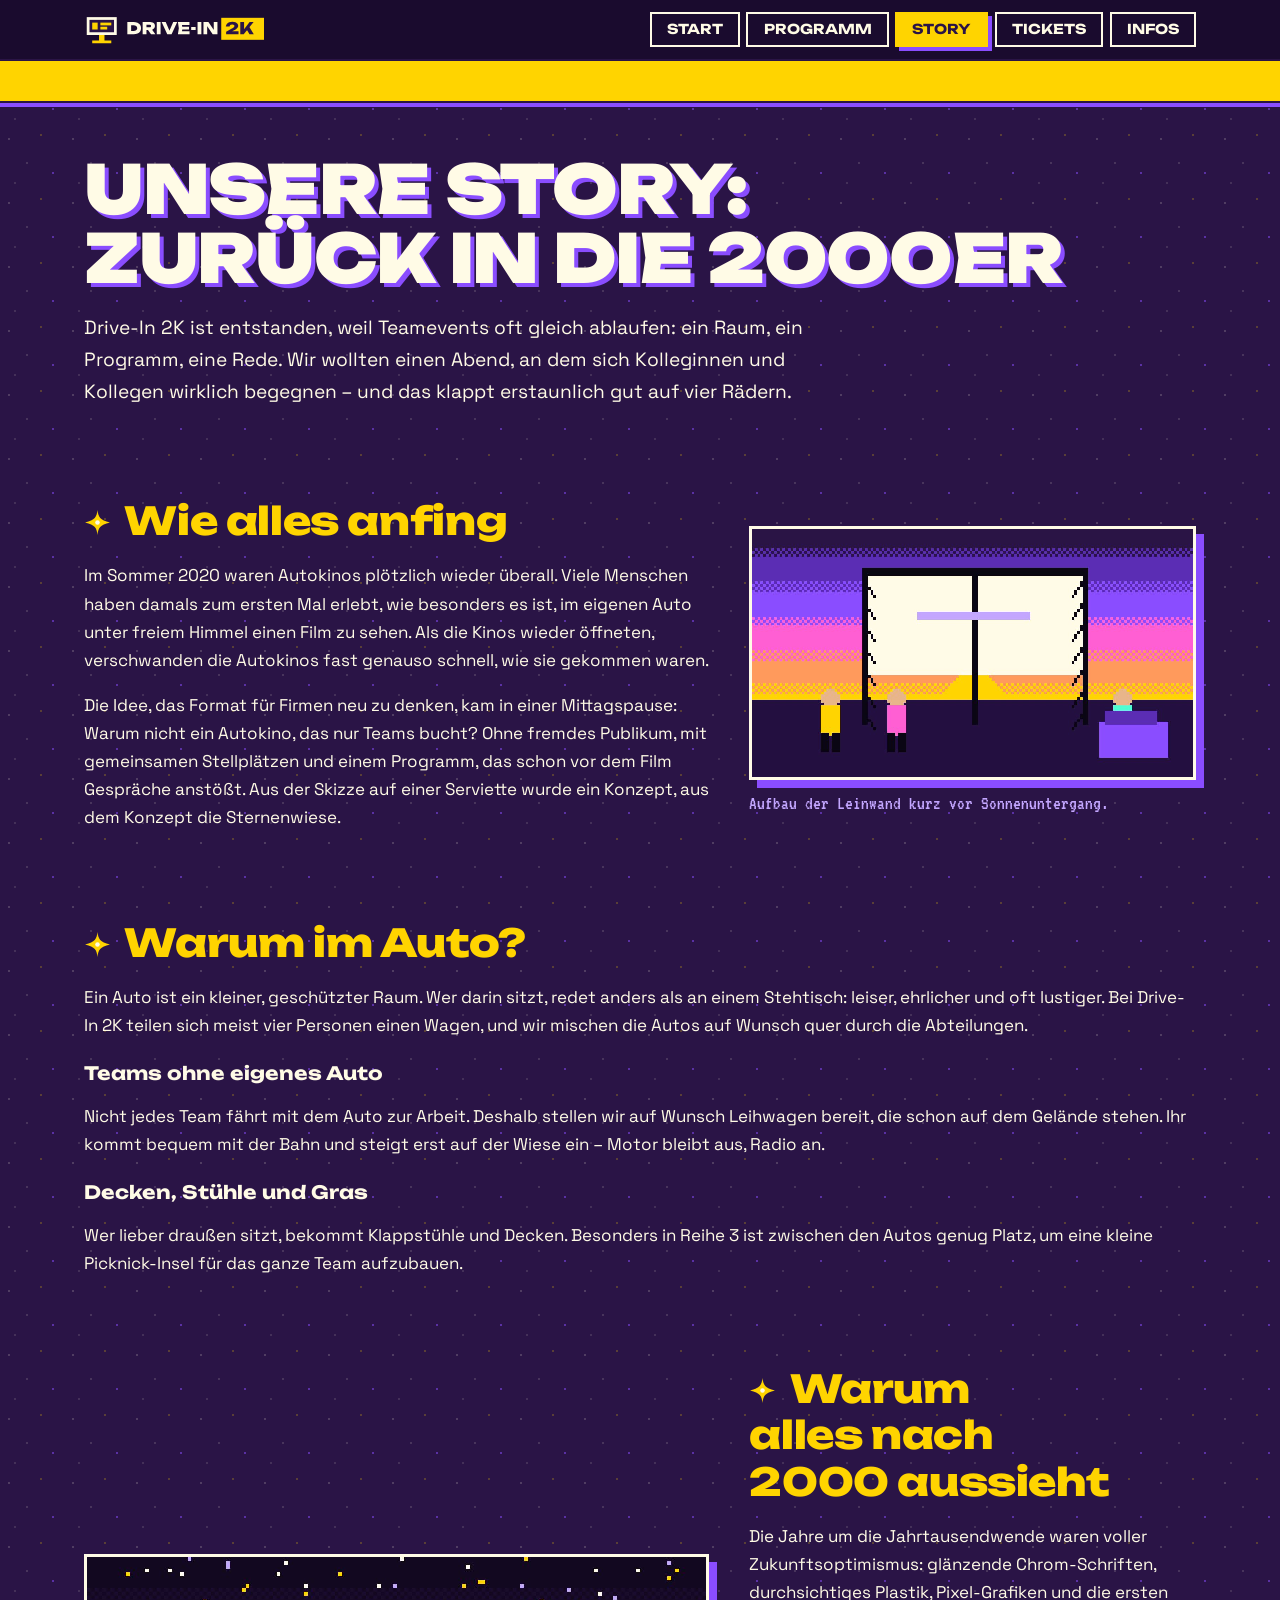
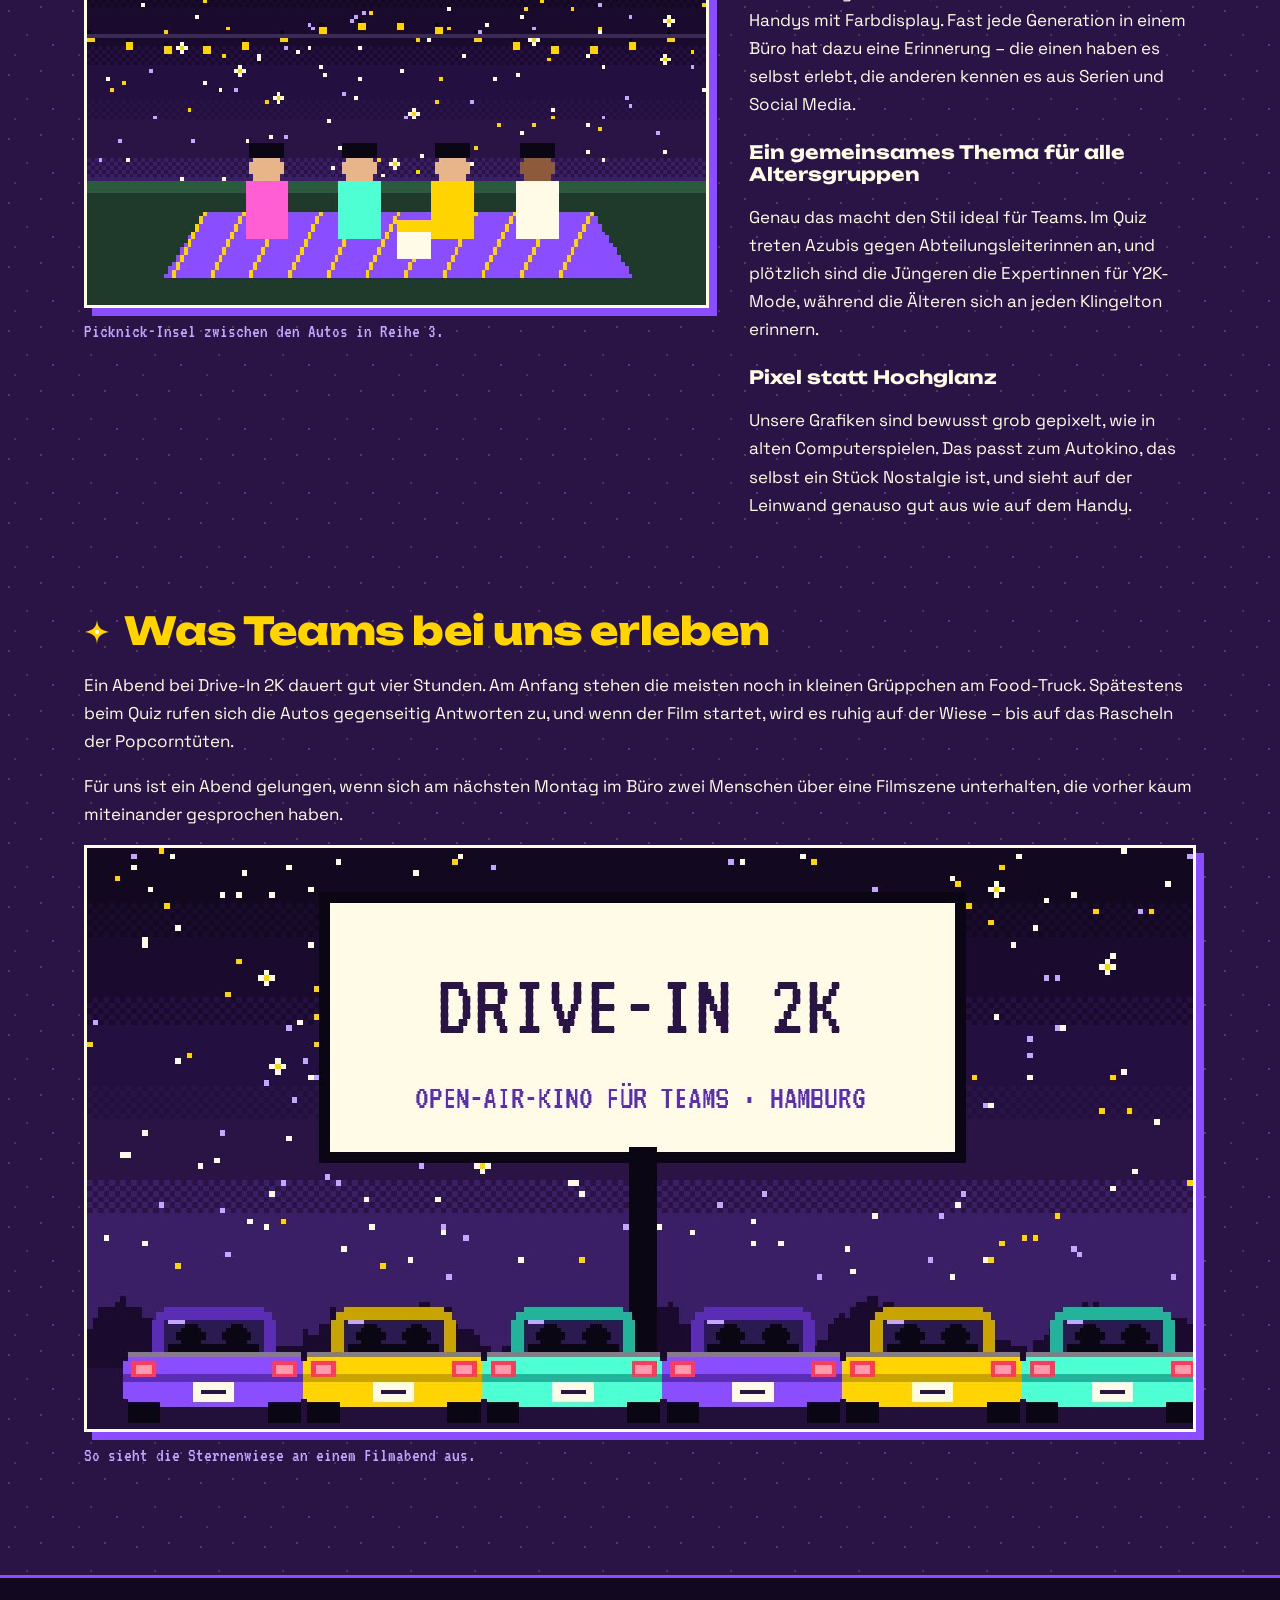
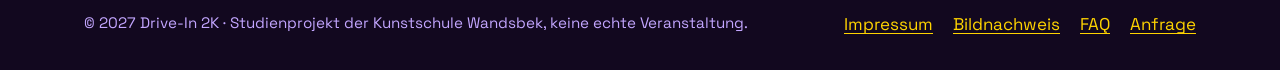
<file: story.html>
<!DOCTYPE html>
<html lang="de" class="no-js">
<head>
  <meta charset="utf-8">
  <meta name="viewport" content="width=device-width, initial-scale=1">
  <title>Unsere Story – Drive-In 2K Autokino für Firmen</title>
  <meta name="description" content="Wie aus einer Idee in der Mittagspause ein Autokino für Teams wurde – und warum bei Drive-In 2K alles nach den Jahren um 2000 aussieht.">
  <meta name="theme-color" content="#2A1446">
  <link rel="icon" href="favicon.svg" type="image/svg+xml">
  <link rel="apple-touch-icon" href="apple-touch-icon.png">
  <link rel="stylesheet" href="css/style.css">
</head>
<body>
  <a class="skip" href="#inhalt">Zum Inhalt springen</a>
  <header class="kopf">
    <div class="kopf-innen">
      <a class="logo" href="index.html"><img src="logo.svg" alt="Drive-In 2K – zur Startseite" width="264" height="48"></a>
      <nav class="hauptnav" aria-label="Hauptnavigation">
        <ul>
        <li><a href="index.html">Start</a></li>
        <li><a href="programm.html">Programm</a></li>
        <li><a href="story.html" aria-current="page">Story</a></li>
        <li><a href="tickets.html">Tickets</a></li>
        <li><a href="infos.html">Infos</a></li>
        </ul>
      </nav>
    </div>
    <div class="ticker" aria-hidden="true"><p>+++ SAISON 2027: 7 FILMABENDE UNTERM STERNENHIMMEL +++ EXKLUSIV FÜR TEAMS & FIRMEN +++ TON ÜBERS AUTORADIO AUF 87,6 MHZ +++ POPCORN INKLUSIVE +++ BACK TO 2000 +++</p></div>
  </header>
  <main id="inhalt">
    <div class="seitenkopf">
      <h1>Unsere Story: Zurück in die 2000er</h1>
      <p class="lead">Drive-In 2K ist entstanden, weil Teamevents oft gleich ablaufen: ein Raum, ein Programm, eine Rede. Wir wollten einen Abend, an dem sich Kolleginnen und Kollegen wirklich begegnen – und das klappt erstaunlich gut auf vier Rädern.</p>
    </div>

    <section class="bereich zweispaltig" aria-labelledby="h-anfang">
      <div>
        <h2 id="h-anfang">Wie alles anfing</h2>
        <p>Im Sommer 2020 waren Autokinos plötzlich wieder überall. Viele Menschen haben damals zum ersten Mal erlebt, wie besonders es ist, im eigenen Auto unter freiem Himmel einen Film zu sehen. Als die Kinos wieder öffneten, verschwanden die Autokinos fast genauso schnell, wie sie gekommen waren.</p>
        <p>Die Idee, das Format für Firmen neu zu denken, kam in einer Mittagspause: Warum nicht ein Autokino, das nur Teams bucht? Ohne fremdes Publikum, mit gemeinsamen Stellplätzen und einem Programm, das schon vor dem Film Gespräche anstößt. Aus der Skizze auf einer Serviette wurde ein Konzept, aus dem Konzept die Sternenwiese.</p>
      </div>
      <figure>
        <img src="leinwand-aufbau.jpg" alt="Pixel-Bild: Helfer bauen bei Sonnenuntergang die große Leinwand auf einem Gerüst auf" width="960" height="540" loading="lazy">
        <figcaption>Aufbau der Leinwand kurz vor Sonnenuntergang.</figcaption>
      </figure>
    </section>

    <section class="bereich" aria-labelledby="h-auto">
      <h2 id="h-auto">Warum im Auto?</h2>
      <p>Ein Auto ist ein kleiner, geschützter Raum. Wer darin sitzt, redet anders als an einem Stehtisch: leiser, ehrlicher und oft lustiger. Bei Drive-In 2K teilen sich meist vier Personen einen Wagen, und wir mischen die Autos auf Wunsch quer durch die Abteilungen.</p>
      <h3>Teams ohne eigenes Auto</h3>
      <p>Nicht jedes Team fährt mit dem Auto zur Arbeit. Deshalb stellen wir auf Wunsch Leihwagen bereit, die schon auf dem Gelände stehen. Ihr kommt bequem mit der Bahn und steigt erst auf der Wiese ein – Motor bleibt aus, Radio an.</p>
      <h3>Decken, Stühle und Gras</h3>
      <p>Wer lieber draußen sitzt, bekommt Klappstühle und Decken. Besonders in Reihe 3 ist zwischen den Autos genug Platz, um eine kleine Picknick-Insel für das ganze Team aufzubauen.</p>
    </section>

    <section class="bereich zweispaltig" aria-labelledby="h-y2k">
      <figure>
        <img src="team-picknick.jpg" alt="Pixel-Bild: Vier Personen sitzen nachts auf einer lila Picknickdecke unter einer Lichterkette und dem Sternenhimmel" width="960" height="540" loading="lazy">
        <figcaption>Picknick-Insel zwischen den Autos in Reihe 3.</figcaption>
      </figure>
      <div>
        <h2 id="h-y2k">Warum alles nach 2000 aussieht</h2>
        <p>Die Jahre um die Jahrtausendwende waren voller Zukunftsoptimismus: glänzende Chrom-Schriften, durchsichtiges Plastik, Pixel-Grafiken und die ersten Handys mit Farbdisplay. Fast jede Generation in einem Büro hat dazu eine Erinnerung – die einen haben es selbst erlebt, die anderen kennen es aus Serien und Social Media.</p>
        <h3>Ein gemeinsames Thema für alle Altersgruppen</h3>
        <p>Genau das macht den Stil ideal für Teams. Im Quiz treten Azubis gegen Abteilungsleiterinnen an, und plötzlich sind die Jüngeren die Expertinnen für Y2K-Mode, während die Älteren sich an jeden Klingelton erinnern.</p>
        <h3>Pixel statt Hochglanz</h3>
        <p>Unsere Grafiken sind bewusst grob gepixelt, wie in alten Computerspielen. Das passt zum Autokino, das selbst ein Stück Nostalgie ist, und sieht auf der Leinwand genauso gut aus wie auf dem Handy.</p>
      </div>
    </section>

    <section class="bereich" aria-labelledby="h-erleben">
      <h2 id="h-erleben">Was Teams bei uns erleben</h2>
      <p>Ein Abend bei Drive-In 2K dauert gut vier Stunden. Am Anfang stehen die meisten noch in kleinen Grüppchen am Food-Truck. Spätestens beim Quiz rufen sich die Autos gegenseitig Antworten zu, und wenn der Film startet, wird es ruhig auf der Wiese – bis auf das Rascheln der Popcorntüten.</p>
      <p>Für uns ist ein Abend gelungen, wenn sich am nächsten Montag im Büro zwei Menschen über eine Filmszene unterhalten, die vorher kaum miteinander gesprochen haben.</p>
      <figure>
        <img src="og-drive-in.jpg" alt="Pixel-Szene: Leinwand mit der Aufschrift Drive-In 2K, davor sechs bunte Autos unter dem Sternenhimmel" width="1200" height="630" loading="lazy">
        <figcaption>So sieht die Sternenwiese an einem Filmabend aus.</figcaption>
      </figure>
    </section>
  </main>
  <footer class="fuss">
    <div class="fuss-innen">
      <p>© 2027 Drive-In 2K · Studienprojekt der Kunstschule Wandsbek, keine echte Veranstaltung.</p>
      <ul>
        <li><a href="infos.html#impressum">Impressum</a></li>
        <li><a href="infos.html#bildnachweis">Bildnachweis</a></li>
        <li><a href="infos.html#faq">FAQ</a></li>
        <li><a href="tickets.html#anfrage">Anfrage</a></li>
      </ul>
    </div>
  </footer>
  <script src="main.js" defer></script>
</body>
</html>
</file>
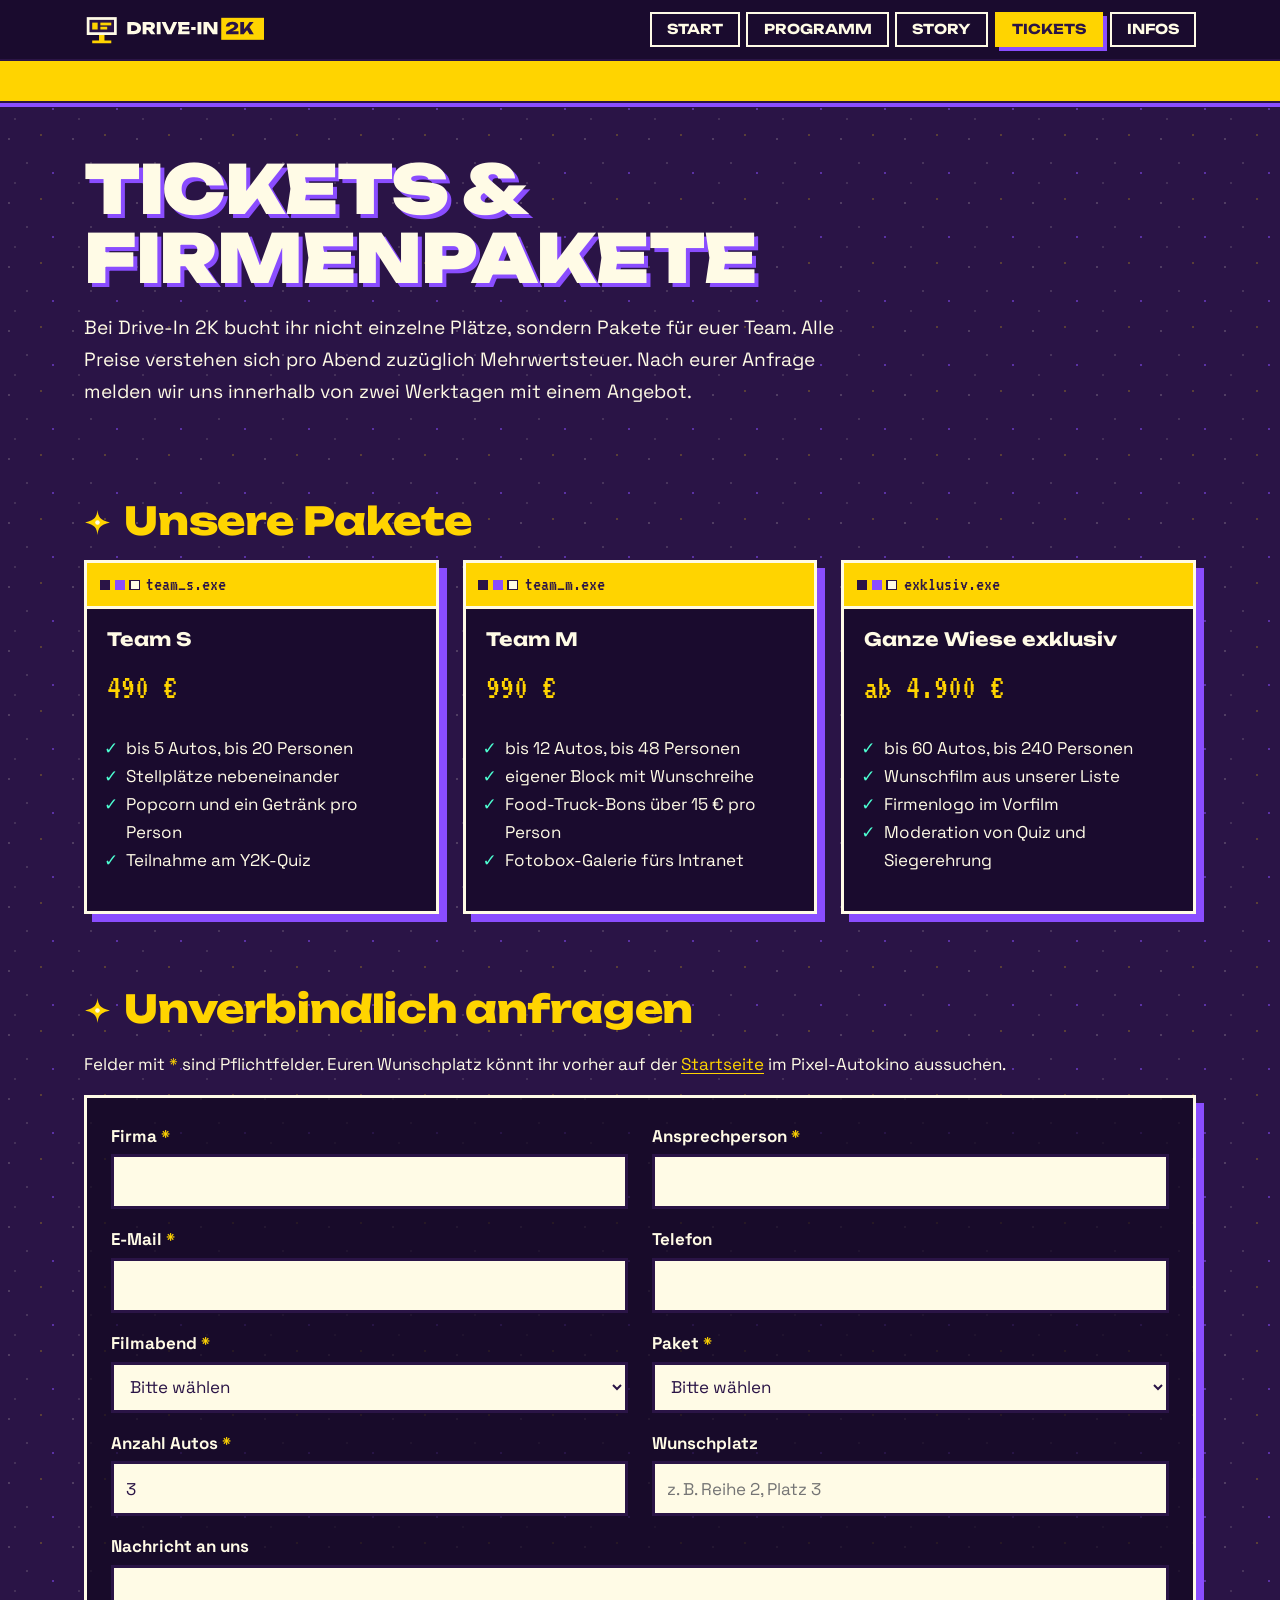
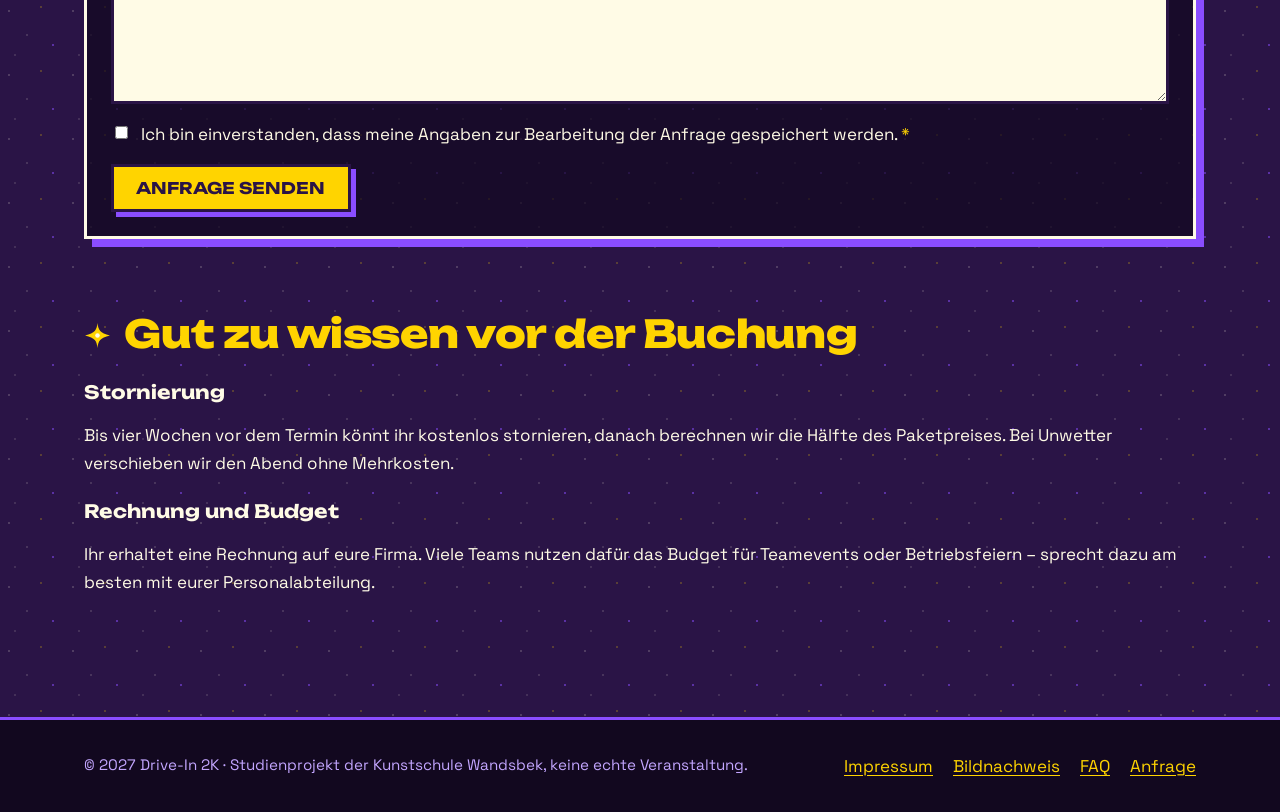
<file: tickets.html>
<!DOCTYPE html>
<html lang="de" class="no-js">
<head>
  <meta charset="utf-8">
  <meta name="viewport" content="width=device-width, initial-scale=1">
  <title>Tickets & Firmenpakete – Drive-In 2K Autokino</title>
  <meta name="description" content="Firmenpakete für das Autokino Drive-In 2K: Team S, Team M oder die ganze Wiese exklusiv. Jetzt unverbindlich für euer Teamevent anfragen.">
  <meta name="theme-color" content="#2A1446">
  <link rel="icon" href="favicon.svg" type="image/svg+xml">
  <link rel="apple-touch-icon" href="apple-touch-icon.png">
  <link rel="stylesheet" href="css/style.css">
</head>
<body>
  <a class="skip" href="#inhalt">Zum Inhalt springen</a>
  <header class="kopf">
    <div class="kopf-innen">
      <a class="logo" href="index.html"><img src="logo.svg" alt="Drive-In 2K – zur Startseite" width="264" height="48"></a>
      <nav class="hauptnav" aria-label="Hauptnavigation">
        <ul>
        <li><a href="index.html">Start</a></li>
        <li><a href="programm.html">Programm</a></li>
        <li><a href="story.html">Story</a></li>
        <li><a href="tickets.html" aria-current="page">Tickets</a></li>
        <li><a href="infos.html">Infos</a></li>
        </ul>
      </nav>
    </div>
    <div class="ticker" aria-hidden="true"><p>+++ SAISON 2027: 7 FILMABENDE UNTERM STERNENHIMMEL +++ EXKLUSIV FÜR TEAMS & FIRMEN +++ TON ÜBERS AUTORADIO AUF 87,6 MHZ +++ POPCORN INKLUSIVE +++ BACK TO 2000 +++</p></div>
  </header>
  <main id="inhalt">
    <div class="seitenkopf">
      <h1>Tickets &amp; Firmenpakete</h1>
      <p class="lead">Bei Drive-In 2K bucht ihr nicht einzelne Plätze, sondern Pakete für euer Team. Alle Preise verstehen sich pro Abend zuzüglich Mehrwertsteuer. Nach eurer Anfrage melden wir uns innerhalb von zwei Werktagen mit einem Angebot.</p>
    </div>

    <section class="bereich" aria-labelledby="h-pakete">
      <h2 id="h-pakete">Unsere Pakete</h2>
      <div class="raster">
        <article class="fenster">
          <div class="fenster-titel">team_s.exe</div>
          <div class="fenster-inhalt">
            <h3>Team S</h3>
            <p class="preis">490 €</p>
            <ul class="haken">
              <li>bis 5 Autos, bis 20 Personen</li>
              <li>Stellplätze nebeneinander</li>
              <li>Popcorn und ein Getränk pro Person</li>
              <li>Teilnahme am Y2K-Quiz</li>
            </ul>
          </div>
        </article>
        <article class="fenster">
          <div class="fenster-titel">team_m.exe</div>
          <div class="fenster-inhalt">
            <h3>Team M</h3>
            <p class="preis">990 €</p>
            <ul class="haken">
              <li>bis 12 Autos, bis 48 Personen</li>
              <li>eigener Block mit Wunschreihe</li>
              <li>Food-Truck-Bons über 15 € pro Person</li>
              <li>Fotobox-Galerie fürs Intranet</li>
            </ul>
          </div>
        </article>
        <article class="fenster">
          <div class="fenster-titel">exklusiv.exe</div>
          <div class="fenster-inhalt">
            <h3>Ganze Wiese exklusiv</h3>
            <p class="preis">ab 4.900 €</p>
            <ul class="haken">
              <li>bis 60 Autos, bis 240 Personen</li>
              <li>Wunschfilm aus unserer Liste</li>
              <li>Firmenlogo im Vorfilm</li>
              <li>Moderation von Quiz und Siegerehrung</li>
            </ul>
          </div>
        </article>
      </div>
    </section>

    <section class="bereich" id="anfrage" aria-labelledby="h-anfrage">
      <h2 id="h-anfrage">Unverbindlich anfragen</h2>
      <p>Felder mit <span class="pflicht">*</span> sind Pflichtfelder. Euren Wunschplatz könnt ihr vorher auf der <a href="index.html">Startseite</a> im Pixel-Autokino aussuchen.</p>
      <form class="formular" id="ticket-formular" action="tickets.html#danke" method="get">
        <div class="feld">
          <label for="firma">Firma <span class="pflicht">*</span></label>
          <input id="firma" name="firma" type="text" autocomplete="organization" required>
        </div>
        <div class="feld">
          <label for="name">Ansprechperson <span class="pflicht">*</span></label>
          <input id="name" name="name" type="text" autocomplete="name" required>
        </div>
        <div class="feld">
          <label for="email">E-Mail <span class="pflicht">*</span></label>
          <input id="email" name="email" type="email" autocomplete="email" required>
        </div>
        <div class="feld">
          <label for="telefon">Telefon</label>
          <input id="telefon" name="telefon" type="tel" autocomplete="tel">
        </div>
        <div class="feld">
          <label for="termin">Filmabend <span class="pflicht">*</span></label>
          <select id="termin" name="termin" required>
            <option value="">Bitte wählen</option>
            <option value="2027-06-11">Fr, 11. Juni – Ocean’s Eleven (2001)</option>
            <option value="2027-06-25">Fr, 25. Juni – Findet Nemo (2003)</option>
            <option value="2027-07-09">Fr, 9. Juli – Die Unglaublichen (2004)</option>
            <option value="2027-07-23">Fr, 23. Juli – Kick It Like Beckham (2002)</option>
            <option value="2027-08-06">Fr, 6. August – Der Teufel trägt Prada (2006)</option>
            <option value="2027-08-20">Fr, 20. August – Matrix (1999)</option>
            <option value="2027-09-03">Fr, 3. September – Mamma Mia! (2008)</option>
          </select>
        </div>
        <div class="feld">
          <label for="paket">Paket <span class="pflicht">*</span></label>
          <select id="paket" name="paket" required>
            <option value="">Bitte wählen</option>
            <option value="s">Team S (bis 5 Autos)</option>
            <option value="m">Team M (bis 12 Autos)</option>
            <option value="exklusiv">Ganze Wiese exklusiv</option>
          </select>
        </div>
        <div class="feld">
          <label for="autos">Anzahl Autos <span class="pflicht">*</span></label>
          <input id="autos" name="autos" type="number" min="1" max="60" value="3" required>
        </div>
        <div class="feld">
          <label for="wunschplatz">Wunschplatz</label>
          <input id="wunschplatz" name="wunschplatz" type="text" placeholder="z. B. Reihe 2, Platz 3" maxlength="40">
        </div>
        <div class="feld feld-breit">
          <label for="nachricht">Nachricht an uns</label>
          <textarea id="nachricht" name="nachricht" rows="4"></textarea>
        </div>
        <div class="feld feld-breit check">
          <input id="datenschutz" name="datenschutz" type="checkbox" required>
          <label for="datenschutz">Ich bin einverstanden, dass meine Angaben zur Bearbeitung der Anfrage gespeichert werden. <span class="pflicht">*</span></label>
        </div>
        <div class="feld-breit">
          <button class="button" type="submit">Anfrage senden</button>
        </div>
      </form>
      <div class="danke" id="danke" role="status">
        <h2>Danke für eure Anfrage!</h2>
        <p>Wir haben die Anfrage für <strong data-firma>euer Team</strong> erhalten und melden uns innerhalb von zwei Werktagen. Hinweis: Dies ist ein Studienprojekt – es werden keine Daten verschickt.</p>
      </div>
    </section>

    <section class="bereich" aria-labelledby="h-wissen">
      <h2 id="h-wissen">Gut zu wissen vor der Buchung</h2>
      <h3>Stornierung</h3>
      <p>Bis vier Wochen vor dem Termin könnt ihr kostenlos stornieren, danach berechnen wir die Hälfte des Paketpreises. Bei Unwetter verschieben wir den Abend ohne Mehrkosten.</p>
      <h3>Rechnung und Budget</h3>
      <p>Ihr erhaltet eine Rechnung auf eure Firma. Viele Teams nutzen dafür das Budget für Teamevents oder Betriebsfeiern – sprecht dazu am besten mit eurer Personalabteilung.</p>
    </section>
  </main>
  <footer class="fuss">
    <div class="fuss-innen">
      <p>© 2027 Drive-In 2K · Studienprojekt der Kunstschule Wandsbek, keine echte Veranstaltung.</p>
      <ul>
        <li><a href="infos.html#impressum">Impressum</a></li>
        <li><a href="infos.html#bildnachweis">Bildnachweis</a></li>
        <li><a href="infos.html#faq">FAQ</a></li>
        <li><a href="tickets.html#anfrage">Anfrage</a></li>
      </ul>
    </div>
  </footer>
  <script src="main.js" defer></script>
</body>
</html>
</file>
<file: css/style.css>
/* =========================================================
   DRIVE-IN 2K – Open-Air-Kino für Teams
   Stil: modernes Y2K – Pixel-Art trifft plakative Schrift, nur flache Farben
   ========================================================= */

/* ---------- Eigene Schriften (T2) ---------- */
@font-face {
  font-family: "Unbounded";
  src: url("../unbounded.woff2") format("woff2");
  font-weight: 200 900;
  font-display: swap;
}
@font-face {
  font-family: "VT323";
  src: url("../vt323.woff2") format("woff2");
  font-weight: 400;
  font-display: swap;
}
@font-face {
  font-family: "Space Grotesk";
  src: url("../spacegrotesk-400.woff2") format("woff2");
  font-weight: 400;
  font-display: swap;
}
@font-face {
  font-family: "Space Grotesk";
  src: url("../spacegrotesk-700.woff2") format("woff2");
  font-weight: 700;
  font-display: swap;
}

/* ---------- Farben aus dem Los (T4) ---------- */
:root {
  --dunkel: #2A1446;
  --hell: #FFFBE6;
  --akzent-1: #FFD400;
  --akzent-2: #8A4DFF;

  /* abgeleitete Hilfsfarben */
  --nacht: #12081F;
  --tief: #1A0B2E;
  --lila-hell: #C3A6FF;   /* Lila für Text auf Dunkel (Kontrast 8:1) */
  --mint: #4DFFD2;

  --schrift-text: "Space Grotesk", "Segoe UI", system-ui, sans-serif;
  --schrift-titel: "Unbounded", "Arial Black", sans-serif;
  --schrift-pixel: "VT323", "Courier New", monospace;
  --radius: 14px;
  --max: 72rem;
}

*,
*::before,
*::after { box-sizing: border-box; }

html { scroll-behavior: smooth; }

body {
  margin: 0;
  font-family: var(--schrift-text);
  font-size: 1.0625rem;
  line-height: 1.65;
  color: var(--hell);
  background-color: var(--dunkel);
  background-image: url("../muster-sterne.svg");
  background-size: 64px 64px;
  overflow-x: hidden;
}

img { max-width: 100%; height: auto; }

a { color: var(--akzent-1); text-underline-offset: .18em; }
a:hover { color: var(--hell); }

/* ---------- Sichtbarer Tastaturfokus (T7) ---------- */
:focus-visible {
  outline: 3px solid var(--akzent-1);
  outline-offset: 3px;
  border-radius: 4px;
}

/* ---------- Skip-Link (S6) ---------- */
.skip {
  position: absolute;
  left: 1rem;
  top: -4rem;
  z-index: 100;
  padding: .6rem 1rem;
  background: var(--akzent-1);
  color: var(--dunkel);
  font-weight: 700;
  border-radius: 0 0 8px 8px;
  text-decoration: none;
}
.skip:focus { top: 0; }

/* ---------- Header & Navigation ---------- */
.kopf {
  position: relative;
  z-index: 5;
  border-bottom: 4px solid var(--akzent-2);
  background: var(--tief);
}
.kopf-innen {
  max-width: var(--max);
  margin: 0 auto;
  padding: .75rem 1.25rem;
  display: flex;
  flex-wrap: wrap;
  align-items: center;
  justify-content: space-between;
  gap: .75rem 1.5rem;
}
.logo { display: inline-flex; line-height: 0; }
.logo img { width: 180px; height: auto; }

.hauptnav ul {
  list-style: none;
  margin: 0;
  padding: 0;
  display: flex;
  flex-wrap: wrap;
  gap: .4rem;
}
.hauptnav a {
  display: inline-block;
  padding: .45rem .95rem;
  font-family: var(--schrift-titel);
  font-weight: 700;
  font-size: .85rem;
  line-height: 1.2;
  text-transform: uppercase;
  color: var(--hell);
  text-decoration: none;
  border: 2px solid var(--hell);
  background: var(--tief);
  transition: transform .15s ease, box-shadow .15s ease;
}
.hauptnav a:hover { transform: translate(-2px, -2px); box-shadow: 4px 4px 0 var(--akzent-2); color: var(--hell); }
.hauptnav a[aria-current="page"] {
  background: var(--akzent-1);
  color: var(--dunkel);
  border-color: var(--akzent-1);
  box-shadow: 4px 4px 0 var(--akzent-2);
}

/* ---------- Ticker-Laufband (Y2K) ---------- */
.ticker {
  overflow: hidden;
  background: var(--akzent-1);
  color: var(--dunkel);
  font-family: var(--schrift-pixel);
  font-size: 1.35rem;
  white-space: nowrap;
  border-block: 2px solid var(--dunkel);
}
.ticker p {
  display: inline-block;
  margin: 0;
  padding: .15rem 0;
  padding-left: 100%;
  animation: laufband 28s linear infinite;
}
@keyframes laufband { to { transform: translateX(-100%); } }

/* =========================================================
   HIGHLIGHT: Pixel-Autokino im Header
   ========================================================= */
.szene {
  position: relative;
  aspect-ratio: 16 / 9;
  max-height: 86vh;
  width: 100%;
  overflow: hidden;
  background: var(--nacht);
  isolation: isolate;
}
.szene-himmel {
  position: absolute;
  inset: 0;
  width: 100%;
  height: 100%;
  object-fit: cover;
  image-rendering: pixelated;
  z-index: -2;
}
/* Funkelnde Sterne als zusätzliche Ebene */
/* Funkelnde Pixel-Sterne als zusätzliche Ebene (quadratisch, ohne Verlauf) */
.szene::before,
.szene::after {
  content: "";
  position: absolute;
  top: 0;
  left: 0;
  width: 4px;
  height: 4px;
  z-index: -1;
  background: var(--hell);
  box-shadow:
    12vw 6vw var(--hell), 32vw 3vw var(--akzent-1), 58vw 7vw var(--hell),
    76vw 12vw var(--lila-hell), 90vw 4vw var(--hell), 6vw 16vw var(--akzent-1),
    44vw 14vw var(--hell), 66vw 2vw var(--akzent-1);
  animation: funkeln 3.2s steps(2) infinite alternate;
}
.szene::after {
  box-shadow:
    22vw 11vw var(--hell), 46vw 2vw var(--lila-hell), 70vw 9vw var(--akzent-1),
    84vw 15vw var(--hell), 96vw 8vw var(--akzent-1), 16vw 2vw var(--hell);
  animation-delay: 1.6s;
}
@keyframes funkeln { from { opacity: .2; } to { opacity: 1; } }

.sternschnuppe {
  position: absolute;
  top: 6%;
  left: -10%;
  width: 60px;
  height: 4px;
  background: var(--hell);
  transform: rotate(14deg);
  z-index: -1;
  animation: schnuppe 9s ease-in 2s infinite;
  opacity: 0;
}
@keyframes schnuppe {
  0% { opacity: 0; translate: 0 0; }
  4% { opacity: 1; }
  14% { opacity: 0; translate: 60vw 14vw; }
  100% { opacity: 0; translate: 60vw 14vw; }
}

/* Projektorstrahl von hinten auf die Leinwand */
.strahl {
  position: absolute;
  inset: 0;
  z-index: 0;
  pointer-events: none;
  background: rgba(255, 212, 0, .16);
  clip-path: polygon(48% 100%, 52% 100%, 80% 10%, 20% 10%);
  animation: flackern 4s steps(6) infinite;
}
@keyframes flackern { 0%, 100% { opacity: .55; } 30% { opacity: .75; } 60% { opacity: .45; } }

.leinwand {
  position: absolute;
  z-index: 1;
  left: 21%;
  right: 21%;
  top: 7%;
  height: 40%;
  display: flex;
  flex-direction: column;
  align-items: center;
  justify-content: center;
  padding: 1% 3%;
  text-align: center;
  color: var(--dunkel);
  background: var(--hell);
  border: 6px solid var(--nacht);
  box-shadow: 0 0 0 4px var(--akzent-2), 10px 10px 0 4px var(--akzent-1);
}
.leinwand::after { /* Pfosten unter der Leinwand */
  content: "";
  position: absolute;
  top: 100%;
  left: calc(50% - 6px);
  width: 12px;
  height: 32vh;
  background: var(--nacht);
  z-index: -1;
}
.leinwand .vorspann {
  margin: 0;
  font-family: var(--schrift-pixel);
  font-size: clamp(1rem, 1.6vw, 1.5rem);
  color: #5B2DB5;
  letter-spacing: .08em;
}
.leinwand h1 {
  text-transform: uppercase;
  letter-spacing: -.02em;
  margin: .1em 0;
  font-family: var(--schrift-titel);
  font-weight: 900;
  font-size: clamp(1.25rem, 3.6vw, 3.4rem);
  line-height: 1.05;
  color: var(--dunkel);
  background: none;
  -webkit-text-fill-color: var(--dunkel);
  text-shadow: 3px 3px 0 var(--lila-hell);
}
.leinwand .untertitel {
  margin: 0;
  font-size: clamp(.8rem, 1.25vw, 1.15rem);
  line-height: 1.35;
  max-width: 40em;
}

/* Reihen mit Autos (Perspektive: hinten groß, vorne klein) */
.reihe {
  position: absolute;
  left: 0;
  right: 0;
  z-index: 2;
  display: flex;
  justify-content: center;
  margin: 0;
  padding: 0;
  list-style: none;
}
.reihe-1 { bottom: 30%; gap: 4%; }
.reihe-2 { bottom: 15%; gap: 3%; }
.reihe-3 { bottom: 0;   gap: 5%; }
.reihe-1 li { width: 10%; }
.reihe-2 li { width: 14%; }
.reihe-3 li { width: 19%; }

.auto {
  position: relative;
  display: block;
  line-height: 0;
  border-radius: 8px;
  transition: transform .2s ease, filter .2s ease;
}
.auto img { width: 100%; height: auto; image-rendering: pixelated; }
.auto:hover,
.auto:focus-visible { transform: translateY(-8%); filter: drop-shadow(0 0 10px var(--akzent-1)); }
.auto::after { /* kleines Pixel-Schild „R1 · P2" */
  content: attr(data-label);
  position: absolute;
  left: 50%;
  bottom: 100%;
  translate: -50% 0;
  padding: 0 .4em;
  font-family: var(--schrift-pixel);
  font-size: 1.1rem;
  line-height: 1.3;
  white-space: nowrap;
  color: var(--dunkel);
  background: var(--akzent-1);
  border: 2px solid var(--dunkel);
  opacity: 0;
  transition: opacity .2s;
  pointer-events: none;
}
.auto:hover::after,
.auto:focus-visible::after { opacity: 1; }

.szene-hinweis {
  position: absolute;
  z-index: 3;
  right: 1rem;
  top: 1rem;
  margin: 0;
  max-width: 15rem;
  padding: .35rem .7rem;
  font-family: var(--schrift-pixel);
  font-size: 1.2rem;
  line-height: 1.2;
  color: var(--dunkel);
  background: var(--akzent-1);
  border: 2px solid var(--dunkel);
  box-shadow: 4px 4px 0 var(--akzent-2);
}

/* ---------- Dialog: Sicht aus dem Auto ---------- */
.sicht-dialog {
  width: min(64rem, 94vw);
  max-height: 94vh;
  padding: 0;
  border: 3px solid var(--akzent-1);
  background: var(--tief);
  color: var(--hell);
  overflow: auto;
  box-shadow: 10px 10px 0 var(--akzent-2);
}
.sicht-dialog::backdrop { background: rgba(18, 8, 31, .85); }
.sicht-dialog[open] { animation: einsteigen .9s cubic-bezier(.2,.8,.2,1) both; transform-origin: var(--ox, 50%) var(--oy, 80%); }
@keyframes einsteigen {
  0%   { transform: scale(.08); opacity: 0; }
  60%  { transform: scale(1.03); opacity: 1; }
  100% { transform: scale(1); }
}
.fensterleiste {
  display: flex;
  align-items: center;
  justify-content: space-between;
  gap: 1rem;
  padding: .4rem .6rem .4rem 1rem;
  background: var(--akzent-2);
}
.fensterleiste h2 {
  margin: 0;
  font-family: var(--schrift-titel);
  font-weight: 800;
  font-size: 1.2rem;
  color: var(--hell);
}
.sicht {
  position: relative;
  aspect-ratio: 16 / 9;
  overflow: hidden;
  background: var(--nacht);
  --zoom: 1;
  --versatz: 0%;
}
.sicht > img,
.sicht-vorne img { image-rendering: pixelated; }
.sicht-himmel { position: absolute; inset: 0; width: 100%; height: 100%; object-fit: cover; }
.sicht-leinwand {
  position: absolute;
  left: 50%;
  top: 44%;
  width: 62%;
  aspect-ratio: 2.1 / 1;
  display: grid;
  place-items: center;
  text-align: center;
  color: var(--dunkel);
  background: var(--hell);
  border: 5px solid var(--nacht);
  transform: translate(calc(-50% + var(--versatz)), -50%) scale(var(--zoom));
  transition: transform .8s ease;
}
.sicht-leinwand p {
  margin: 0;
  font-family: var(--schrift-pixel);
  font-size: clamp(1rem, 3.6vw, 2.4rem);
  line-height: 1.1;
}
.sicht-leinwand .film-ab { color: #5B2DB5; animation: blinken 1.2s steps(2) infinite; }
@keyframes blinken { 50% { opacity: .25; } }
.sicht-vorne {
  position: absolute;
  left: 0;
  right: 0;
  bottom: 16%;
  display: flex;
  justify-content: center;
  gap: 14%;
}
.sicht-vorne img { width: 30%; height: auto; }
.sicht[data-reihe="1"] .sicht-vorne { display: none; }
.sicht[data-reihe="3"] .sicht-vorne { bottom: 18%; gap: 6%; }
.sicht[data-reihe="3"] .sicht-vorne img { width: 26%; }
.sicht-cockpit {
  position: absolute;
  inset: 0;
  width: 100%;
  height: 100%;
  animation: wippen 3s ease-in-out infinite;
}
@keyframes wippen { 50% { transform: translateY(.6%); } }
.sicht-text { padding: 1rem 1.25rem 1.25rem; }
.sicht-text p { margin: 0 0 .9rem; }
.sicht-aktionen { display: flex; flex-wrap: wrap; gap: .75rem; }

/* ---------- Allgemeine Bausteine ---------- */
main { display: block; }
.bereich {
  max-width: var(--max);
  margin: 0 auto;
  padding: 3.5rem 1.25rem;
}
.bereich + .bereich { padding-top: 1rem; }
.seitenkopf {
  max-width: var(--max);
  margin: 0 auto;
  padding: 3rem 1.25rem 1rem;
}

h1, h2, h3 { font-family: var(--schrift-titel); line-height: 1.2; }
h1 {
  font-size: clamp(2rem, 6vw, 4.2rem);
  font-weight: 900;
  line-height: 1.02;
  letter-spacing: -.02em;
  text-transform: uppercase;
  margin: 0 0 1.25rem;
  color: var(--hell);
  text-shadow: 4px 4px 0 var(--akzent-2);
  text-wrap: balance;
}
h2 {
  font-size: clamp(1.5rem, 3.6vw, 2.4rem);
  font-weight: 800;
  letter-spacing: -.01em;
  margin: 0 0 1rem;
  color: var(--akzent-1);
  text-wrap: balance;
}
h2::before {
  content: "";
  display: inline-block;
  width: .7em;
  height: .7em;
  margin-right: .35em;
  background: url("../icon-stern.svg") center / contain no-repeat;
  vertical-align: -.02em;
}
h3 { font-size: 1.15rem; font-weight: 700; margin: 1.5rem 0 .5rem; color: var(--hell); }

.lead { font-size: 1.2rem; max-width: 48rem; }
.pixel { font-family: var(--schrift-pixel); font-size: 1.35rem; letter-spacing: .03em; }
.lila { color: var(--lila-hell); }

/* Glanz-Buttons im Y2K-Look */
.button {
  display: inline-block;
  padding: .7rem 1.4rem;
  font-family: var(--schrift-titel);
  font-weight: 700;
  font-size: 1rem;
  color: var(--dunkel);
  text-decoration: none;
  text-transform: uppercase;
  border: 3px solid var(--dunkel);
  background: var(--akzent-1);
  box-shadow: 5px 5px 0 var(--akzent-2);
  cursor: pointer;
  transition: transform .15s ease, box-shadow .15s ease;
}
.button:hover { color: var(--dunkel); transform: translate(-2px, -2px); box-shadow: 7px 7px 0 var(--akzent-2); }
.button:active { transform: translate(3px, 3px); box-shadow: 2px 2px 0 var(--akzent-2); }
.button-zweit {
  color: var(--hell);
  background: var(--tief);
  border-color: var(--hell);
}
.button-zweit:hover { color: var(--akzent-1); }

/* Fenster-Karten (Windows-2000-Feeling) */
.raster {
  display: grid;
  grid-template-columns: repeat(auto-fit, minmax(16rem, 1fr));
  gap: 1.5rem;
}
.fenster {
  background: var(--tief);
  border: 3px solid var(--hell);
  box-shadow: 8px 8px 0 var(--akzent-2);
  overflow: hidden;
}
.fenster-titel {
  display: flex;
  align-items: center;
  gap: .4rem;
  padding: .3rem .8rem;
  font-family: var(--schrift-pixel);
  font-size: 1.25rem;
  color: var(--dunkel);
  background: var(--akzent-1);
  border-bottom: 3px solid var(--hell);
}
.fenster-titel::before {
  content: "";
  width: 40px;
  height: 10px;
  background: url("../fensterknoepfe.svg") left center / contain no-repeat;
}
.fenster-inhalt { padding: 1rem 1.25rem 1.25rem; }
.fenster-inhalt h3 { margin-top: .25rem; }
.fenster-inhalt img { display: block; margin-bottom: .5rem; }

.zweispaltig {
  display: grid;
  grid-template-columns: 1.4fr 1fr;
  gap: 2.5rem;
  align-items: center;
}

figure { margin: 0; }
figure img {
  display: block;
  width: 100%;
  border: 3px solid var(--hell);
  box-shadow: 8px 8px 0 var(--akzent-2);
  image-rendering: pixelated;
}
figcaption {
  margin-top: .5rem;
  font-family: var(--schrift-pixel);
  font-size: 1.2rem;
  color: var(--lila-hell);
}

/* Countdown */
.countdown {
  display: flex;
  flex-wrap: wrap;
  gap: .75rem;
  margin: 1rem 0;
  padding: 0;
  list-style: none;
}
.countdown li {
  min-width: 5.5rem;
  padding: .5rem .75rem;
  text-align: center;
  background: var(--nacht);
  border: 3px solid var(--akzent-1);
  box-shadow: 5px 5px 0 var(--akzent-2);
}
.countdown strong {
  display: block;
  font-family: var(--schrift-pixel);
  font-size: 2.6rem;
  line-height: 1;
  color: var(--akzent-1);
}
.countdown span { font-size: .9rem; }

/* Tabellen & Listen */
.tabelle-huelle { overflow-x: auto; }
table {
  width: 100%;
  border-collapse: collapse;
  min-width: 34rem;
  background: rgba(18, 8, 31, .6);
}
caption {
  text-align: left;
  padding-bottom: .5rem;
  color: var(--lila-hell);
}
th, td {
  padding: .7rem .8rem;
  text-align: left;
  vertical-align: top;
  border-bottom: 1px solid rgba(195, 166, 255, .35);
}
thead th {
  font-family: var(--schrift-pixel);
  font-size: 1.3rem;
  font-weight: 400;
  color: var(--dunkel);
  background: var(--akzent-1);
}
tbody th { color: var(--akzent-1); }

.ablauf { margin: 0; }
.ablauf div {
  display: grid;
  grid-template-columns: 7rem 1fr;
  gap: 1rem;
  padding: .8rem 0;
  border-bottom: 2px dashed rgba(138, 77, 255, .6);
}
.ablauf dt { font-family: var(--schrift-pixel); font-size: 1.6rem; color: var(--akzent-1); }
.ablauf dd { margin: 0; }
.ablauf dd strong { display: block; color: var(--hell); }

.preis { font-family: var(--schrift-pixel); font-size: 2.2rem; color: var(--akzent-1); margin: .2rem 0; }
.haken { padding-left: 1.2rem; }
.haken li::marker { content: "✓  "; color: var(--mint); }

/* Formular */
.formular {
  display: grid;
  grid-template-columns: repeat(2, minmax(0, 1fr));
  gap: 1rem 1.5rem;
  padding: 1.5rem;
  background: rgba(18, 8, 31, .7);
  border: 3px solid var(--hell);
  box-shadow: 8px 8px 0 var(--akzent-2);
}
.feld { display: flex; flex-direction: column; gap: .3rem; }
.feld-breit { grid-column: 1 / -1; }
label { font-weight: 700; }
.pflicht { color: var(--akzent-1); }
input, select, textarea {
  width: 100%;
  padding: .65rem .75rem;
  font: inherit;
  color: var(--dunkel);
  background: var(--hell);
  border: 3px solid var(--dunkel);
  border-radius: 0;
}
input:focus-visible, select:focus-visible, textarea:focus-visible { border-color: var(--akzent-1); }
.check { flex-direction: row; align-items: flex-start; gap: .6rem; }
.check input { width: auto; margin-top: .35rem; accent-color: var(--akzent-1); }
.check label { font-weight: 400; }
.hinweis-klein { font-size: .95rem; color: var(--lila-hell); }

.danke {
  display: none;
  margin-top: 1.5rem;
  padding: 1.5rem;
  color: var(--dunkel);
  background: var(--akzent-1);
  border: 3px solid var(--hell);
  box-shadow: 8px 8px 0 var(--akzent-2);
}
.danke h2 { color: var(--dunkel); }
.danke:target,
.danke.ist-sichtbar { display: block; }

/* FAQ */
details {
  margin-bottom: .75rem;
  background: rgba(18, 8, 31, .7);
  border: 3px solid var(--akzent-2);
}
summary {
  padding: .8rem 1rem;
  font-weight: 700;
  cursor: pointer;
  color: var(--akzent-1);
}
details[open] summary { border-bottom: 1px dashed var(--akzent-2); }
details p { margin: 0; padding: .8rem 1rem 1rem; }

.bildnachweis li { margin-bottom: .4rem; }
.hinweisbox {
  padding: 1rem 1.25rem;
  border-left: 6px solid var(--akzent-1);
  background: rgba(255, 212, 0, .08);
}

.deko-icon { width: 48px; height: 48px; }
.schwebend { animation: schweben 4s ease-in-out infinite; }
@keyframes schweben { 50% { transform: translateY(-10px) rotate(-3deg); } }

/* ---------- Footer ---------- */
.fuss {
  margin-top: 3rem;
  border-top: 3px solid var(--akzent-2);
  background: var(--nacht);
}
.fuss-innen {
  max-width: var(--max);
  margin: 0 auto;
  padding: 2rem 1.25rem;
  display: flex;
  flex-wrap: wrap;
  justify-content: space-between;
  gap: 1rem 2rem;
}
.fuss ul { list-style: none; margin: 0; padding: 0; display: flex; flex-wrap: wrap; gap: .5rem 1.25rem; }
.fuss p { margin: 0; color: var(--lila-hell); font-size: .95rem; }

/* 404 */
.fehler-zahl {
  margin: 0;
  font-family: var(--schrift-pixel);
  font-size: clamp(6rem, 22vw, 12rem);
  line-height: 1;
  color: var(--akzent-1);
  text-shadow: 6px 6px 0 var(--akzent-2);
}

/* ---------- Responsiv (T6) ---------- */
@media (max-width: 52rem) {
  .zweispaltig { grid-template-columns: 1fr; }
  .formular { grid-template-columns: 1fr; padding: 1rem; }
  .szene-hinweis { display: none; }
}
@media (max-width: 40rem) {
  body { font-size: 1rem; }
  .logo img { width: 150px; }
  .hauptnav a { font-size: 1.2rem; padding: .35rem .7rem; }
  .szene { aspect-ratio: 4 / 5; }
  .leinwand { left: 5%; right: 5%; top: 5%; height: 40%; border-width: 4px; }
  .strahl { clip-path: polygon(46% 100%, 54% 100%, 95% 15%, 5% 15%); }
  .reihe-1 { bottom: 36%; gap: 3%; }
  .reihe-2 { bottom: 18%; gap: 2%; }
  .reihe-3 { bottom: 1%; gap: 3%; }
  .reihe-1 li { width: 17%; }
  .reihe-2 li { width: 22%; }
  .reihe-3 li { width: 29%; }
  .ablauf div { grid-template-columns: 1fr; gap: .2rem; }
  .sicht-leinwand { width: 74%; }
}

/* ---------- Weniger Bewegung (T8) ---------- */
@media (prefers-reduced-motion: reduce) {
  *,
  *::before,
  *::after {
    animation: none !important;
    transition: none !important;
    scroll-behavior: auto !important;
  }
  .ticker p { padding-left: 1rem; }
  .sternschnuppe { display: none; }
}

/* ---------- Druckansicht (T9) ---------- */
@media print {
  .hauptnav, .fuss, .skip, .ticker, .szene-hinweis, .reihe, .strahl, .sternschnuppe, .sicht-dialog { display: none !important; }
  body { background: #fff; color: #000; font-size: 11pt; }
  h1, h2, h3 { color: #000; -webkit-text-fill-color: #000; background: none; }
  h2::before { display: none; }
  a { color: #000; }
  .szene { aspect-ratio: auto; max-height: none; background: none; }
  .szene-himmel, .szene::before, .szene::after { display: none; }
  .leinwand { position: static; border: 2px solid #000; box-shadow: none; }
  .leinwand::after { display: none; }
  .fenster, details, .formular, table { background: none; border-color: #000; box-shadow: none; }
  thead th { background: #eee; color: #000; }
}

/* =========================================================
   Programmseite: Cockpit mit Lenkrad-Pfeilen und Film-Leinwand
   ========================================================= */
.cockpit-szene {
  position: relative;
  aspect-ratio: 16 / 9;
  max-height: 88vh;
  width: 100%;
  overflow: hidden;
  background: var(--nacht);
  isolation: isolate;
}
.cockpit-himmel,
.cockpit-rahmen {
  position: absolute;
  inset: 0;
  width: 100%;
  height: 100%;
  object-fit: cover;
  image-rendering: pixelated;
}
.cockpit-himmel { z-index: -1; }
.cockpit-rahmen { z-index: 2; pointer-events: none; }

/* Leinwand im Pixel-Stil: Stufenecken, harte Kanten */
.film-leinwand {
  position: absolute;
  z-index: 1;
  left: 50%;
  top: 14%;
  width: 46%;
  translate: -50% 0;
  padding: 10px;
  background: var(--hell);
  clip-path: polygon(0 12px, 6px 12px, 6px 6px, 12px 6px, 12px 0, calc(100% - 12px) 0, calc(100% - 12px) 6px, calc(100% - 6px) 6px, calc(100% - 6px) 12px, 100% 12px, 100% calc(100% - 12px), calc(100% - 6px) calc(100% - 12px), calc(100% - 6px) calc(100% - 6px), calc(100% - 12px) calc(100% - 6px), calc(100% - 12px) 100%, 12px 100%, 12px calc(100% - 6px), 6px calc(100% - 6px), 6px calc(100% - 12px), 0 calc(100% - 12px));
}
.film-leinwand::before { /* Pixel-Rahmen */
  content: "";
  position: absolute;
  inset: 4px;
  border: 4px solid var(--nacht);
  pointer-events: none;
  z-index: 2;
}
.filmstreifen {
  display: flex;
  overflow-x: auto;
  scroll-snap-type: x mandatory;
  scroll-behavior: smooth;
  scrollbar-width: none;
  margin: 0;
  padding: 0;
  list-style: none;
  aspect-ratio: 16 / 9;
  background: var(--nacht);
}
.filmstreifen::-webkit-scrollbar { display: none; }
.filmstreifen > li {
  position: relative;
  flex: 0 0 100%;
  scroll-snap-align: start;
}
.filmstreifen figure { height: 100%; }
.filmstreifen img {
  width: 100%;
  height: 100%;
  object-fit: cover;
  border: 0;
  box-shadow: none;
  image-rendering: auto;
}
.filminfo { /* Infos in der Ecke */
  position: absolute;
  left: 0;
  bottom: 0;
  margin: 0;
  max-width: 70%;
  padding: .5rem .8rem .6rem;
  color: var(--hell);
  background: var(--dunkel);
  border-top: 4px solid var(--akzent-1);
  border-right: 4px solid var(--akzent-1);
  font-family: var(--schrift-text);
  font-size: clamp(.7rem, 1.1vw, 1rem);
  line-height: 1.3;
}
.filminfo strong {
  display: block;
  font-family: var(--schrift-titel);
  font-weight: 800;
  font-size: clamp(.8rem, 1.6vw, 1.35rem);
  text-transform: uppercase;
  color: var(--akzent-1);
}
.filminfo time { font-family: var(--schrift-pixel); font-size: 1.3em; color: var(--hell); }
.filmzaehler {
  position: absolute;
  right: 18px;
  top: 18px;
  z-index: 3;
  margin: 0;
  padding: 0 .5rem;
  font-family: var(--schrift-pixel);
  font-size: 1.3rem;
  color: var(--dunkel);
  background: var(--akzent-1);
}

/* Lenkrad mit Pfeil-Knöpfen */
.lenkrad {
  position: absolute;
  z-index: 3;
  left: 50%;
  bottom: -8%;
  width: 24%;
  aspect-ratio: 1;
  translate: -50% 0;
  transition: rotate .35s cubic-bezier(.3,1.6,.5,1);
}
.lenkrad img { width: 100%; height: 100%; image-rendering: pixelated; }
.lenkrad.links { rotate: -12deg; }
.lenkrad.rechts { rotate: 12deg; }
.lenkrad-pfeil {
  position: absolute;
  top: 37%;
  width: 22%;
  aspect-ratio: 1;
  display: none;
  place-items: center;
  padding: 0;
  font-family: var(--schrift-pixel);
  font-size: clamp(1.4rem, 3vw, 2.6rem);
  line-height: 1;
  color: var(--dunkel);
  background: var(--akzent-1);
  border: 3px solid var(--nacht);
  box-shadow: 4px 4px 0 var(--akzent-2);
  cursor: pointer;
}
.js .lenkrad-pfeil { display: grid; }
.lenkrad-pfeil:hover { background: var(--hell); }
.lenkrad-pfeil:active { translate: 3px 3px; box-shadow: 1px 1px 0 var(--akzent-2); }
.lenkrad-pfeil.zurueck { left: 9%; }
.lenkrad-pfeil.vor { right: 9%; }
.cockpit-hinweis {
  position: absolute;
  z-index: 3;
  left: 1rem;
  bottom: 1rem;
  margin: 0;
  max-width: 14rem;
  padding: .3rem .6rem;
  font-family: var(--schrift-pixel);
  font-size: 1.15rem;
  line-height: 1.2;
  color: var(--dunkel);
  background: var(--akzent-1);
  box-shadow: 4px 4px 0 var(--akzent-2);
}
.nur-ohne-js { display: inline; }
.js .nur-ohne-js { display: none; }

@media (max-width: 40rem) {
  .cockpit-szene { aspect-ratio: 4 / 5; }
  .film-leinwand { width: 92%; top: 6%; padding: 7px; }
  .lenkrad { width: 74%; bottom: -16%; }
  .cockpit-hinweis { display: none; }
  .filminfo { max-width: 100%; right: 0; border-right: 0; }
  .filmzaehler { right: 12px; top: 12px; font-size: 1.1rem; }
}
@media (prefers-reduced-motion: reduce) {
  .filmstreifen { scroll-behavior: auto; }
}
@media print {
  .lenkrad, .cockpit-rahmen, .cockpit-hinweis, .cockpit-himmel { display: none !important; }
  .cockpit-szene { aspect-ratio: auto; max-height: none; background: none; }
  .film-leinwand { position: static; translate: none; width: 100%; clip-path: none; }
  .filmstreifen { overflow: visible; flex-wrap: wrap; aspect-ratio: auto; }
  .filmstreifen > li { flex-basis: 48%; }
}
</file>
